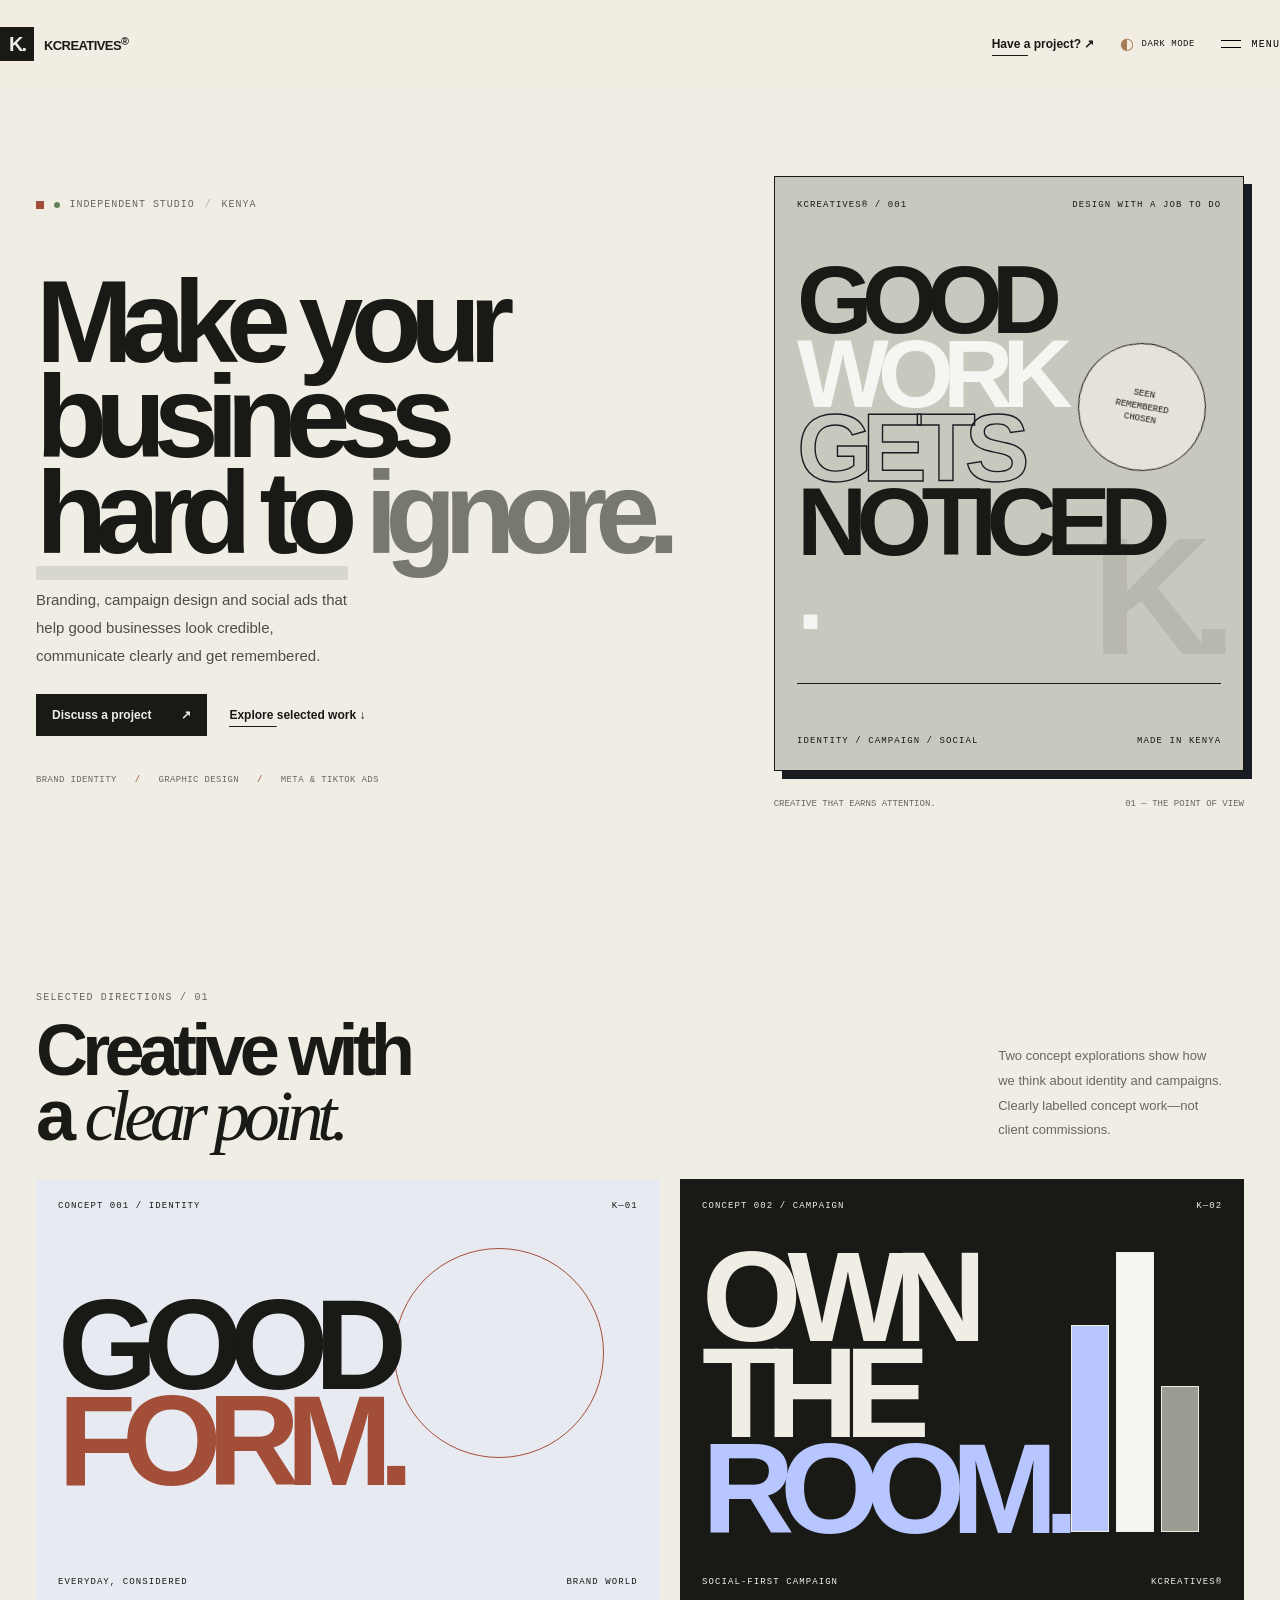
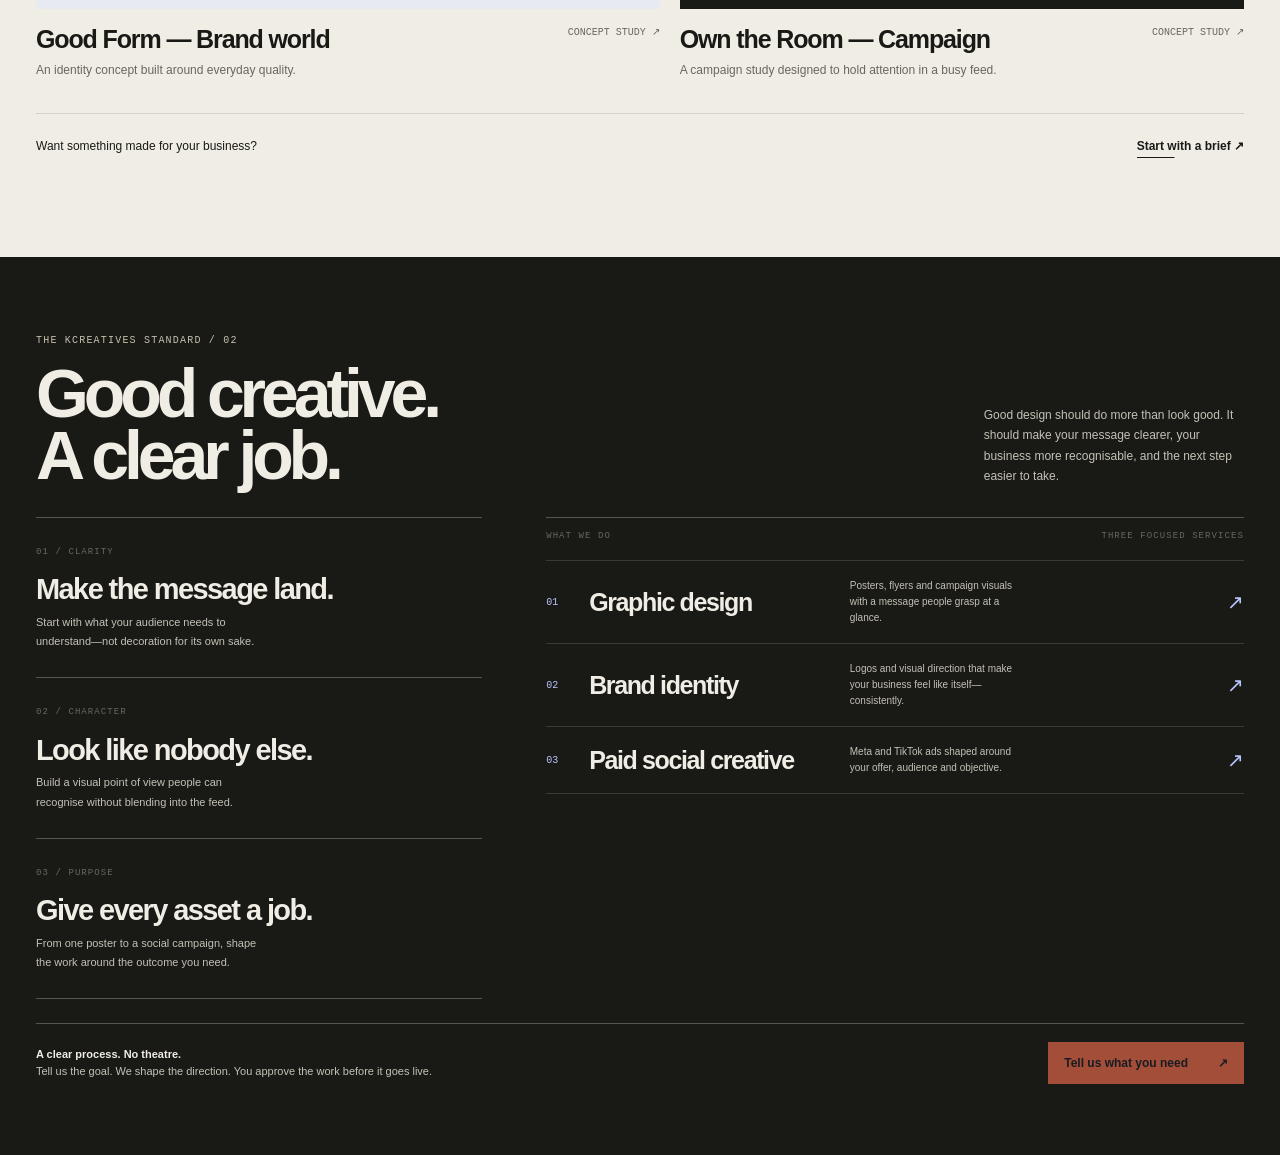
<file: index.html>
<!doctype html>
<html lang="en">
<head>
<meta charset="utf-8">
<meta name="viewport" content="width=device-width, initial-scale=1, viewport-fit=cover, interactive-widget=resize-content">
<meta name="theme-color" content="#f0ede5">
<meta name="description" content="Kcreatives is an independent creative studio in Kenya for brand identity, graphic design and Meta and TikTok campaign creative. Your Business. Seen. Remembered. Chosen.">
<meta property="og:title" content="Kcreatives® — Design with a job to do.">
<meta property="og:description" content="Graphic design, branding and paid social creative for businesses with something worth noticing.">
<meta property="og:type" content="website">
<title>Kcreatives® — Design with a job to do.</title>
<link rel="stylesheet" href="styles.css">
<script defer src="script.js"></script>
</head>
<body>
<header class="site-header wrap">
 <a class="wordmark" href="index.html" aria-label="Kcreatives home"><span class="mark">K.</span><span>KCREATIVES<sup>®</sup></span></a>
 <div class="header-right">
  <a class="header-cta" href="contact.html">Have a project? ↗</a>
  <button class="theme-toggle" type="button" aria-label="Switch to dark mode" aria-pressed="false"><span class="theme-symbol" aria-hidden="true">◐</span><span class="theme-label">Dark mode</span></button><button class="menu-toggle" aria-expanded="false" aria-controls="siteMenu" aria-label="Open navigation"><span class="menu-icon" aria-hidden="true"><i></i><i></i></span><span>Menu</span></button>
 </div>
</header>
<nav class="menu-panel" id="siteMenu" aria-label="Main navigation">
 <div class="nav-note">Kcreatives® / Navigate</div>
 <a href="index.html">Home ↗</a><a href="work.html">Selected work ↗</a><a href="services.html">What we do ↗</a><a href="studio.html">The studio ↗</a><a href="contact.html">Start a project ↗</a>
 <div class="menu-foot"><span>Independent creative studio · Kenya</span><span>Your Business. Seen. Remembered. Chosen.</span></div>
</nav>
<main>
<section class="home-hero wrap">
 <div class="home-copy">
  <div class="eyebrow status-badge"><span class="status-pulse" aria-hidden="true"></span> Independent studio <span class="status-divider">/</span> Kenya</div>
  <h1><span class="line">Make your</span><span class="line">business</span><span class="line"><span class="underlined">hard to</span> <span class="red">ignore.</span></span></h1>
  <p class="home-intro">Branding, campaign design and social ads that help good businesses look credible, communicate clearly and get remembered.</p>
  <div class="home-actions"><a class="button" href="contact.html">Discuss a project <span>↗</span></a><a class="text-link" href="#selected-work">Explore selected work ↓</a></div>
  <div class="hero-services"><span>Brand identity</span><span>Graphic design</span><span>Meta &amp; TikTok ads</span></div>
 </div>
 <div class="home-art-wrap">
  <div class="hero-poster" role="img" aria-label="Kcreatives campaign poster, with bold monochrome typography">
   <div class="poster-top"><span>Kcreatives® / 001</span><span>Design with a job to do</span></div>
   <div class="poster-seal">Seen<br>remembered<br>chosen</div>
   <div class="poster-title"><span>GOOD</span><span class="cream">WORK</span><span class="outline">GETS</span><span>NOTICED<span class="poster-period">.</span></span></div>
   <div class="poster-number">K.</div><div class="poster-rule"></div>
   <div class="poster-bottom"><span>Identity / Campaign / Social</span><span>Made in Kenya</span></div>
  </div>
  <div class="hero-caption"><span>Creative that earns attention.</span><span>01 — The point of view</span></div>
 </div>
</section>
<section class="featured-work section wrap" id="selected-work">
 <div class="featured-heading"><div><div class="kicker">Selected directions / 01</div><h2>Creative with<br>a <em class="editorial-italic">clear point.</em></h2></div><p>Two concept explorations show how we think about identity and campaigns. Clearly labelled concept work—not client commissions.</p></div>
 <div class="work-preview">
  <a class="work-card" href="work.html#good-form"><div class="artboard artboard-a"><div class="art-label"><span>Concept 001 / Identity</span><span>K—01</span></div><div class="art-circle"></div><div class="art-title">GOOD<br><span>FORM.</span></div><div class="art-label"><span>Everyday, considered</span><span>Brand world</span></div></div><div class="work-meta"><div><h3>Good Form — Brand world</h3><p>An identity concept built around everyday quality.</p></div><span class="work-type">Concept study ↗</span></div></a>
  <a class="work-card" href="work.html#own-room"><div class="artboard artboard-b"><div class="art-label"><span>Concept 002 / Campaign</span><span>K—02</span></div><div class="art-bars"><i></i><i></i><i></i></div><div class="art-title">OWN<br>THE<br><span>ROOM.</span></div><div class="art-label"><span>Social-first campaign</span><span>Kcreatives®</span></div></div><div class="work-meta"><div><h3>Own the Room — Campaign</h3><p>A campaign study designed to hold attention in a busy feed.</p></div><span class="work-type">Concept study ↗</span></div></a>
 </div>
 <div class="featured-link"><span>Want something made for your business?</span><a class="text-link" href="contact.html">Start with a brief ↗</a></div>
 </section>
<section class="home-second" id="approach-services">
 <div class="wrap">
  <div class="home-second-top"><div><div class="kicker">The Kcreatives standard / 02</div><h2>Good creative.<br>A clear job.</h2></div><p>Good design should do more than look good. It should make your message clearer, your business more recognisable, and the next step easier to take.</p></div>
  <div class="combined-grid">
   <div class="combined-principles">
    <article class="combined-principle"><span>01 / CLARITY</span><h3>Make the message land.</h3><p>Start with what your audience needs to understand—not decoration for its own sake.</p></article>
    <article class="combined-principle"><span>02 / CHARACTER</span><h3>Look like nobody else.</h3><p>Build a visual point of view people can recognise without blending into the feed.</p></article>
    <article class="combined-principle"><span>03 / PURPOSE</span><h3>Give every asset a job.</h3><p>From one poster to a social campaign, shape the work around the outcome you need.</p></article>
   </div>
   <div class="combined-services">
    <div class="combined-services-heading"><span>WHAT WE DO</span><span>THREE FOCUSED SERVICES</span></div>
    <a class="home-service" href="services.html#graphic-design"><span class="num">01</span><h3>Graphic design</h3><p>Posters, flyers and campaign visuals with a message people grasp at a glance.</p><span class="arrow">↗</span></a>
    <a class="home-service" href="services.html#branding"><span class="num">02</span><h3>Brand identity</h3><p>Logos and visual direction that make your business feel like itself—consistently.</p><span class="arrow">↗</span></a>
    <a class="home-service" href="services.html#paid-social"><span class="num">03</span><h3>Paid social creative</h3><p>Meta and TikTok ads shaped around your offer, audience and objective.</p><span class="arrow">↗</span></a>
   </div>
  </div>
  <div class="home-lastline"><p><strong>A clear process. No theatre.</strong><br>Tell us the goal. We shape the direction. You approve the work before it goes live.</p><a class="button button-lime" href="contact.html">Tell us what you need <span>↗</span></a></div>
 </div>
 <footer class="home-footer wrap"><span>© <span data-year></span> Kcreatives®</span><div class="footer-links"><a href="work.html">Work</a><a href="services.html">Services</a><a href="studio.html">Studio</a><a href="contact.html">Contact</a></div><span>Design. Strategy. Growth.</span></footer>
</section>
</main>
</body>
</html>
</file>
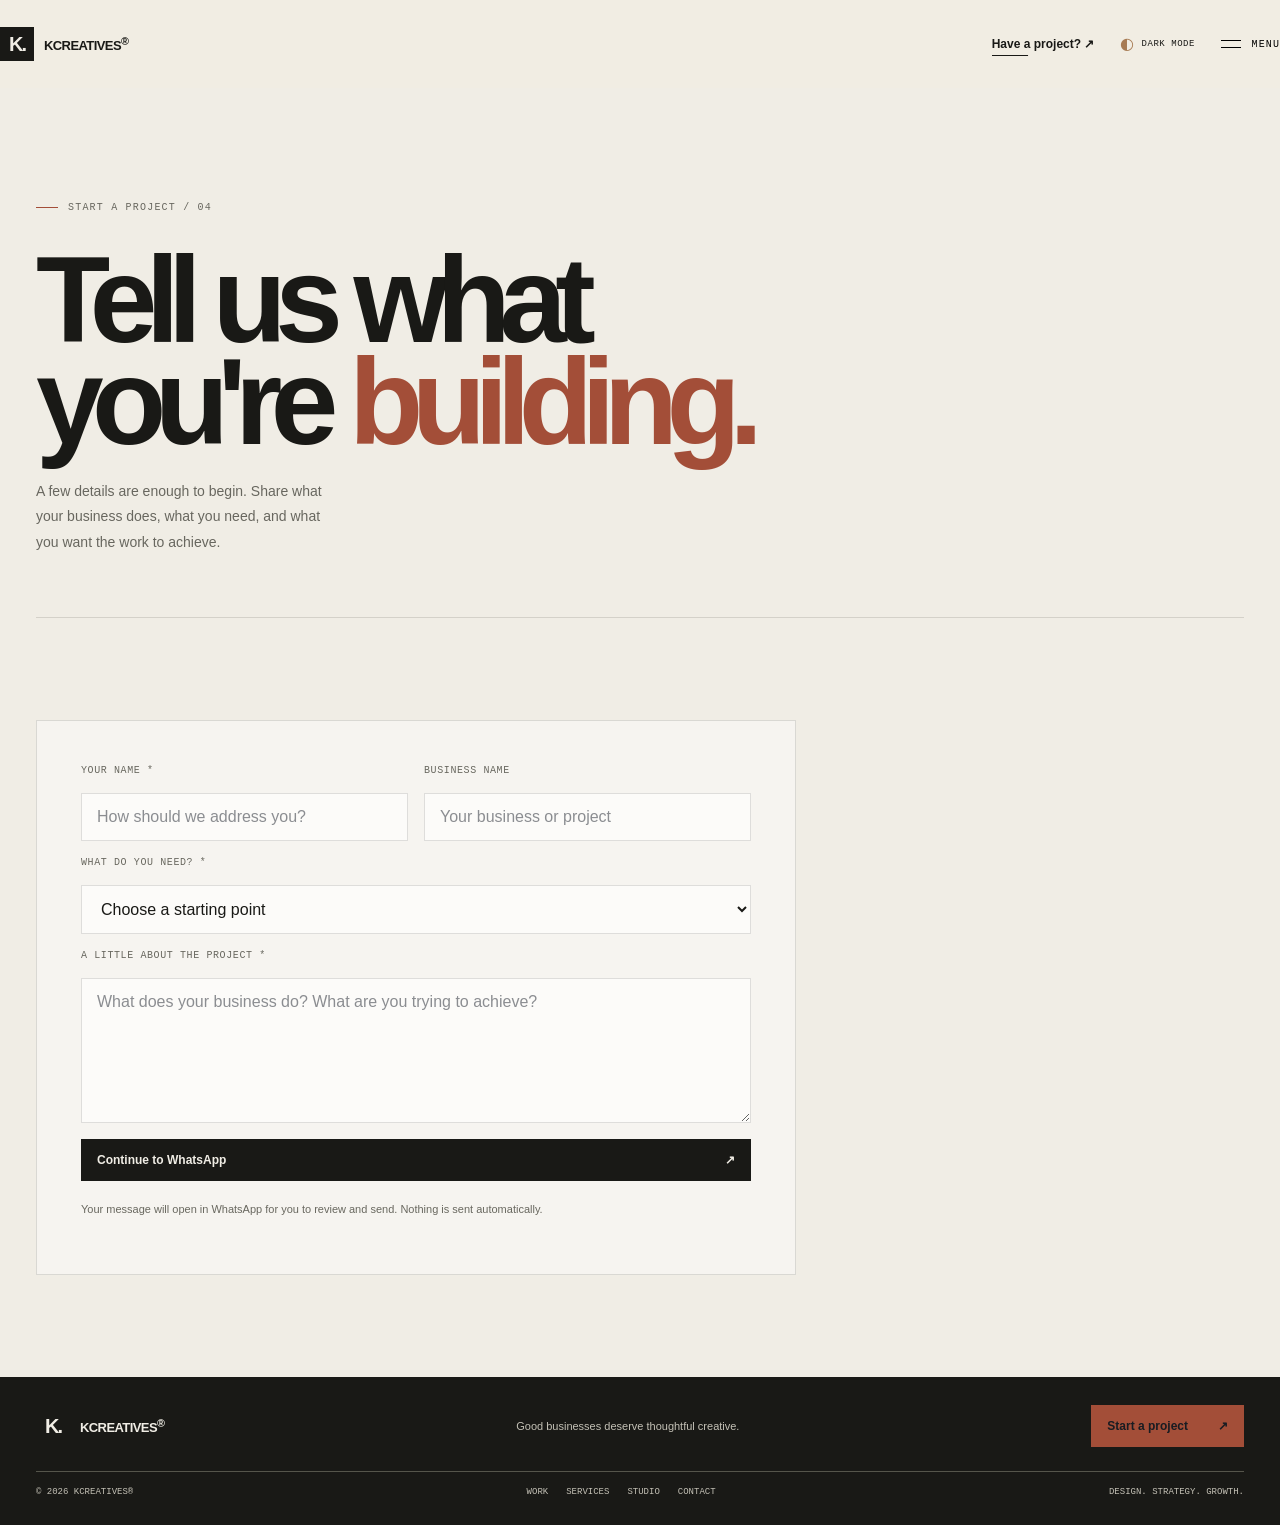
<file: contact.html>
<!doctype html><html lang="en"><head><meta charset="utf-8"><meta name="viewport" content="width=device-width, initial-scale=1, viewport-fit=cover, interactive-widget=resize-content"><meta name="theme-color" content="#f0ede5"><meta name="description" content="Tell Kcreatives about your business, the creative work you need and what you want it to achieve."><meta property="og:title" content="Kcreatives — Seen. Remembered. Chosen."><meta property="og:description" content="Graphic design, branding and paid social creative for businesses with something worth noticing."><meta property="og:type" content="website"><title>Start a project — Kcreatives®</title><link rel="stylesheet" href="styles.css"><script defer src="script.js"></script></head><body><header class="site-header wrap"><a class="wordmark" href="index.html" aria-label="Kcreatives home"><span class="mark">K.</span><span>KCREATIVES<sup>®</sup></span></a><div class="header-right"><a class="header-cta" href="contact.html">Have a project? ↗</a><button class="theme-toggle" type="button" aria-label="Switch to dark mode" aria-pressed="false"><span class="theme-symbol" aria-hidden="true">◐</span><span class="theme-label">Dark mode</span></button><button class="menu-toggle" aria-expanded="false" aria-controls="siteMenu" aria-label="Open navigation"><span class="menu-icon" aria-hidden="true"><i></i><i></i></span><span>Menu</span></button></div></header><nav class="menu-panel" id="siteMenu" aria-label="Main navigation"><div class="nav-note">Kcreatives® / Navigate</div><a href="index.html">Home ↗</a><a href="work.html">Selected work ↗</a><a href="services.html">What we do ↗</a><a href="studio.html">The studio ↗</a><a href="contact.html">Start a project ↗</a><div class="menu-foot"><span>Independent creative studio · Kenya</span><span>Your Business. Seen. Remembered. Chosen.</span></div></nav><main><section class="page-hero wrap"><div class="kicker">Start a project / 04</div><h1>Tell us what<br>you're <em>building.</em></h1><p>A few details are enough to begin. Share what your business does, what you need, and what you want the work to achieve.</p></section><section class="section wrap"><form class="brief-form" id="briefForm"><div class="field"><label for="name">Your name *</label><input id="name" name="name" required autocomplete="name" placeholder="How should we address you?"></div><div class="field"><label for="business">Business name</label><input id="business" name="business" autocomplete="organization" placeholder="Your business or project"></div><div class="field full"><label for="service">What do you need? *</label><select id="service" name="service" required><option value="">Choose a starting point</option><option value="poster-design">Poster or flyer design</option><option value="social-pack">Social media pack</option><option value="logo-design">Logo design</option><option value="brand-starter">Brand starter</option><option value="brand-identity">Brand identity</option><option value="campaign-design">Campaign design</option><option value="ad-creative">Meta / TikTok ad creative</option><option value="other">Something else / not sure yet</option></select></div><div class="field full"><label for="details">A little about the project *</label><textarea id="details" name="details" required placeholder="What does your business do? What are you trying to achieve?"></textarea></div><div class="field full"><button class="button" type="submit">Continue to WhatsApp <span>↗</span></button><p class="feedback" id="briefFeedback" aria-live="polite">Your message will open in WhatsApp for you to review and send. Nothing is sent automatically.</p><textarea id="briefOutput" hidden aria-label="Copyable project brief"></textarea></div></form></section></main><footer class="site-footer"><div class="wrap"><div class="footer-top"><a class="wordmark" href="index.html"><span class="mark">K.</span><span>KCREATIVES<sup>®</sup></span></a><div class="footer-tag">Good businesses deserve thoughtful creative.</div><a class="button button-lime" href="contact.html">Start a project <span>↗</span></a></div><div class="footer-bottom"><span>© <span data-year></span> Kcreatives®</span><div class="footer-links"><a href="work.html">Work</a><a href="services.html">Services</a><a href="studio.html">Studio</a><a href="contact.html">Contact</a></div><span>Design. Strategy. Growth.</span></div></div></footer></body></html>
</file>
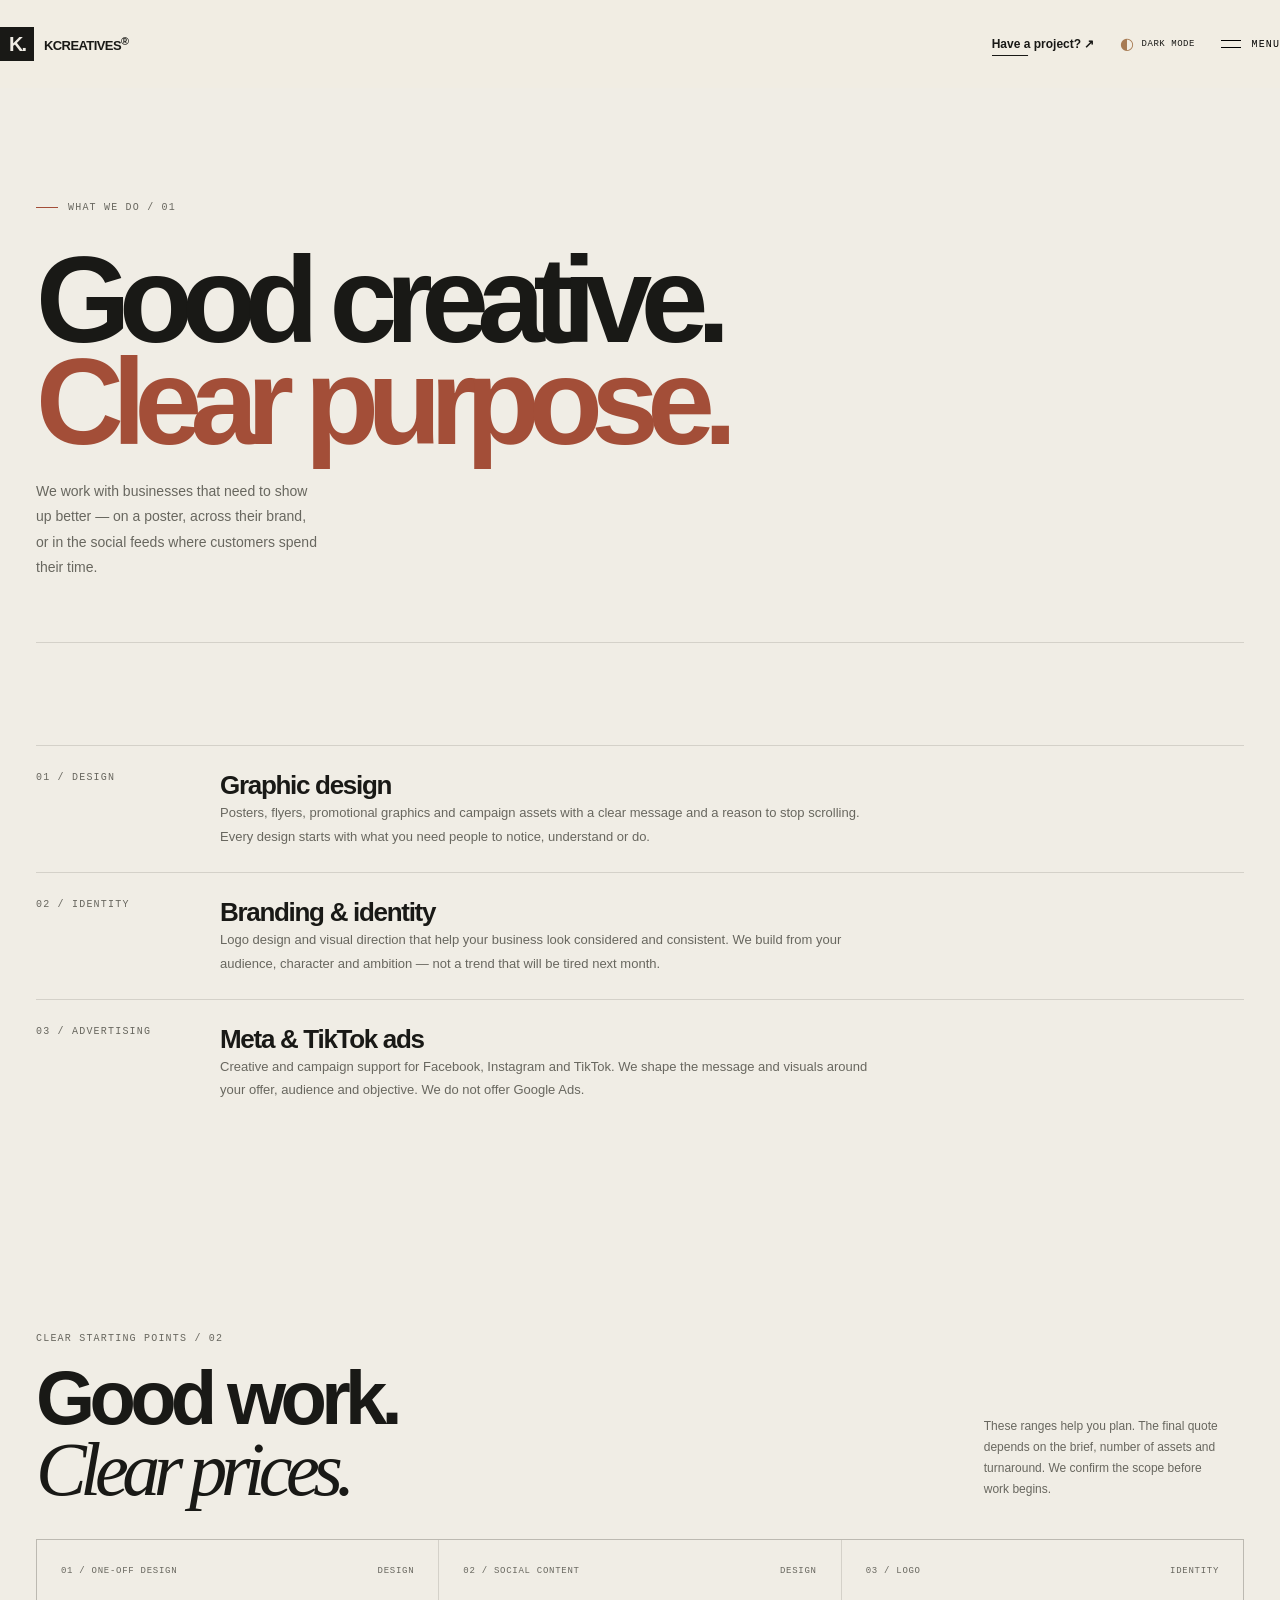
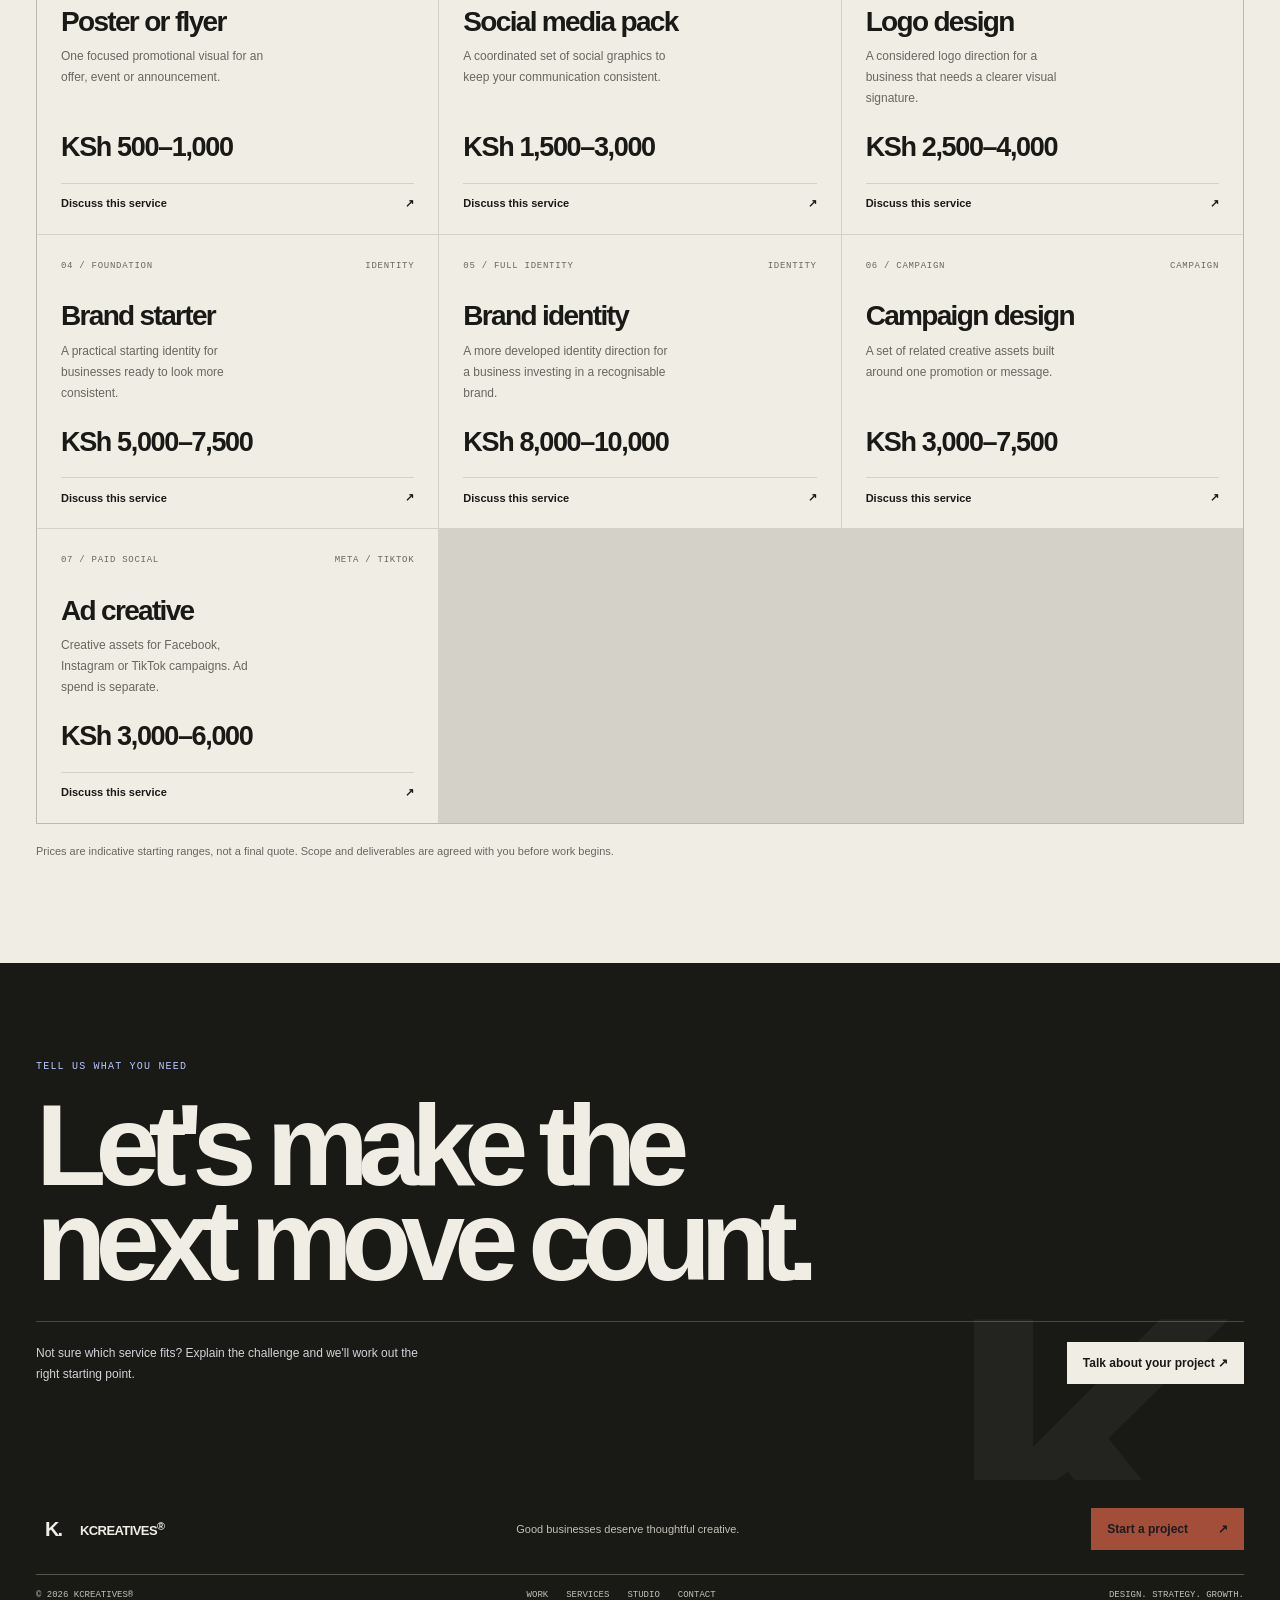
<file: services.html>
<!doctype html><html lang="en"><head><meta charset="utf-8"><meta name="viewport" content="width=device-width, initial-scale=1, viewport-fit=cover, interactive-widget=resize-content"><meta name="theme-color" content="#f0ede5"><meta name="description" content="Graphic design, branding and paid social creative for businesses that want to be recognised and remembered."><meta property="og:title" content="Kcreatives — Seen. Remembered. Chosen."><meta property="og:description" content="Graphic design, branding and paid social creative for businesses with something worth noticing."><meta property="og:type" content="website"><title>Services — Kcreatives®</title><link rel="stylesheet" href="styles.css"><script defer src="script.js"></script></head><body><header class="site-header wrap"><a class="wordmark" href="index.html" aria-label="Kcreatives home"><span class="mark">K.</span><span>KCREATIVES<sup>®</sup></span></a><div class="header-right"><a class="header-cta" href="contact.html">Have a project? ↗</a><button class="theme-toggle" type="button" aria-label="Switch to dark mode" aria-pressed="false"><span class="theme-symbol" aria-hidden="true">◐</span><span class="theme-label">Dark mode</span></button><button class="menu-toggle" aria-expanded="false" aria-controls="siteMenu" aria-label="Open navigation"><span class="menu-icon" aria-hidden="true"><i></i><i></i></span><span>Menu</span></button></div></header><nav class="menu-panel" id="siteMenu" aria-label="Main navigation"><div class="nav-note">Kcreatives® / Navigate</div><a href="index.html">Home ↗</a><a href="work.html">Selected work ↗</a><a href="services.html">What we do ↗</a><a href="studio.html">The studio ↗</a><a href="contact.html">Start a project ↗</a><div class="menu-foot"><span>Independent creative studio · Kenya</span><span>Your Business. Seen. Remembered. Chosen.</span></div></nav><main><section class="page-hero wrap"><div class="kicker">What we do / 01</div><h1>Good creative.<br><em>Clear purpose.</em></h1><p>We work with businesses that need to show up better — on a poster, across their brand, or in the social feeds where customers spend their time.</p></section><section class="section wrap"><div class="info-row"><div class="kicker">01 / Design</div><div><h3>Graphic design</h3><p>Posters, flyers, promotional graphics and campaign assets with a clear message and a reason to stop scrolling. Every design starts with what you need people to notice, understand or do.</p></div></div><div class="info-row"><div class="kicker">02 / Identity</div><div><h3>Branding & identity</h3><p>Logo design and visual direction that help your business look considered and consistent. We build from your audience, character and ambition — not a trend that will be tired next month.</p></div></div><div class="info-row"><div class="kicker">03 / Advertising</div><div><h3>Meta & TikTok ads</h3><p>Creative and campaign support for Facebook, Instagram and TikTok. We shape the message and visuals around your offer, audience and objective. We do not offer Google Ads.</p></div></div></section><section class="pricing-section section wrap" id="packages"><div class="pricing-heading"><div><div class="kicker">Clear starting points / 02</div><h2 class="section-title">Good work.<br><em class="editorial-italic">Clear prices.</em></h2></div><p class="section-intro">These ranges help you plan. The final quote depends on the brief, number of assets and turnaround. We confirm the scope before work begins.</p></div><div class="package-grid">
<article class="package-card"><div class="package-top"><span>01 / One-off design</span><span>DESIGN</span></div><h3>Poster or flyer</h3><p>One focused promotional visual for an offer, event or announcement.</p><div class="package-price">KSh 500–1,000</div><a class="package-link" href="contact.html?service=poster-design">Discuss this service <span>↗</span></a></article>
<article class="package-card"><div class="package-top"><span>02 / Social content</span><span>DESIGN</span></div><h3>Social media pack</h3><p>A coordinated set of social graphics to keep your communication consistent.</p><div class="package-price">KSh 1,500–3,000</div><a class="package-link" href="contact.html?service=social-pack">Discuss this service <span>↗</span></a></article>
<article class="package-card"><div class="package-top"><span>03 / Logo</span><span>IDENTITY</span></div><h3>Logo design</h3><p>A considered logo direction for a business that needs a clearer visual signature.</p><div class="package-price">KSh 2,500–4,000</div><a class="package-link" href="contact.html?service=logo-design">Discuss this service <span>↗</span></a></article>
<article class="package-card"><div class="package-top"><span>04 / Foundation</span><span>IDENTITY</span></div><h3>Brand starter</h3><p>A practical starting identity for businesses ready to look more consistent.</p><div class="package-price">KSh 5,000–7,500</div><a class="package-link" href="contact.html?service=brand-starter">Discuss this service <span>↗</span></a></article>
<article class="package-card"><div class="package-top"><span>05 / Full identity</span><span>IDENTITY</span></div><h3>Brand identity</h3><p>A more developed identity direction for a business investing in a recognisable brand.</p><div class="package-price">KSh 8,000–10,000</div><a class="package-link" href="contact.html?service=brand-identity">Discuss this service <span>↗</span></a></article>
<article class="package-card"><div class="package-top"><span>06 / Campaign</span><span>CAMPAIGN</span></div><h3>Campaign design</h3><p>A set of related creative assets built around one promotion or message.</p><div class="package-price">KSh 3,000–7,500</div><a class="package-link" href="contact.html?service=campaign-design">Discuss this service <span>↗</span></a></article>
<article class="package-card"><div class="package-top"><span>07 / Paid social</span><span>META / TIKTOK</span></div><h3>Ad creative</h3><p>Creative assets for Facebook, Instagram or TikTok campaigns. Ad spend is separate.</p><div class="package-price">KSh 3,000–6,000</div><a class="package-link" href="contact.html?service=ad-creative">Discuss this service <span>↗</span></a></article>
</div><p class="pricing-note">Prices are indicative starting ranges, not a final quote. Scope and deliverables are agreed with you before work begins.</p></section><section class="contact-band"><div class="wrap"><div class="kicker">Tell us what you need</div><h2>Let's make the<br>next move count.</h2><div class="contact-bottom"><p>Not sure which service fits? Explain the challenge and we'll work out the right starting point.</p><a class="button" href="contact.html">Talk about your project ↗</a></div></div></section></main><footer class="site-footer"><div class="wrap"><div class="footer-top"><a class="wordmark" href="index.html"><span class="mark">K.</span><span>KCREATIVES<sup>®</sup></span></a><div class="footer-tag">Good businesses deserve thoughtful creative.</div><a class="button button-lime" href="contact.html">Start a project <span>↗</span></a></div><div class="footer-bottom"><span>© <span data-year></span> Kcreatives®</span><div class="footer-links"><a href="work.html">Work</a><a href="services.html">Services</a><a href="studio.html">Studio</a><a href="contact.html">Contact</a></div><span>Design. Strategy. Growth.</span></div></div></footer></body></html>
</file>
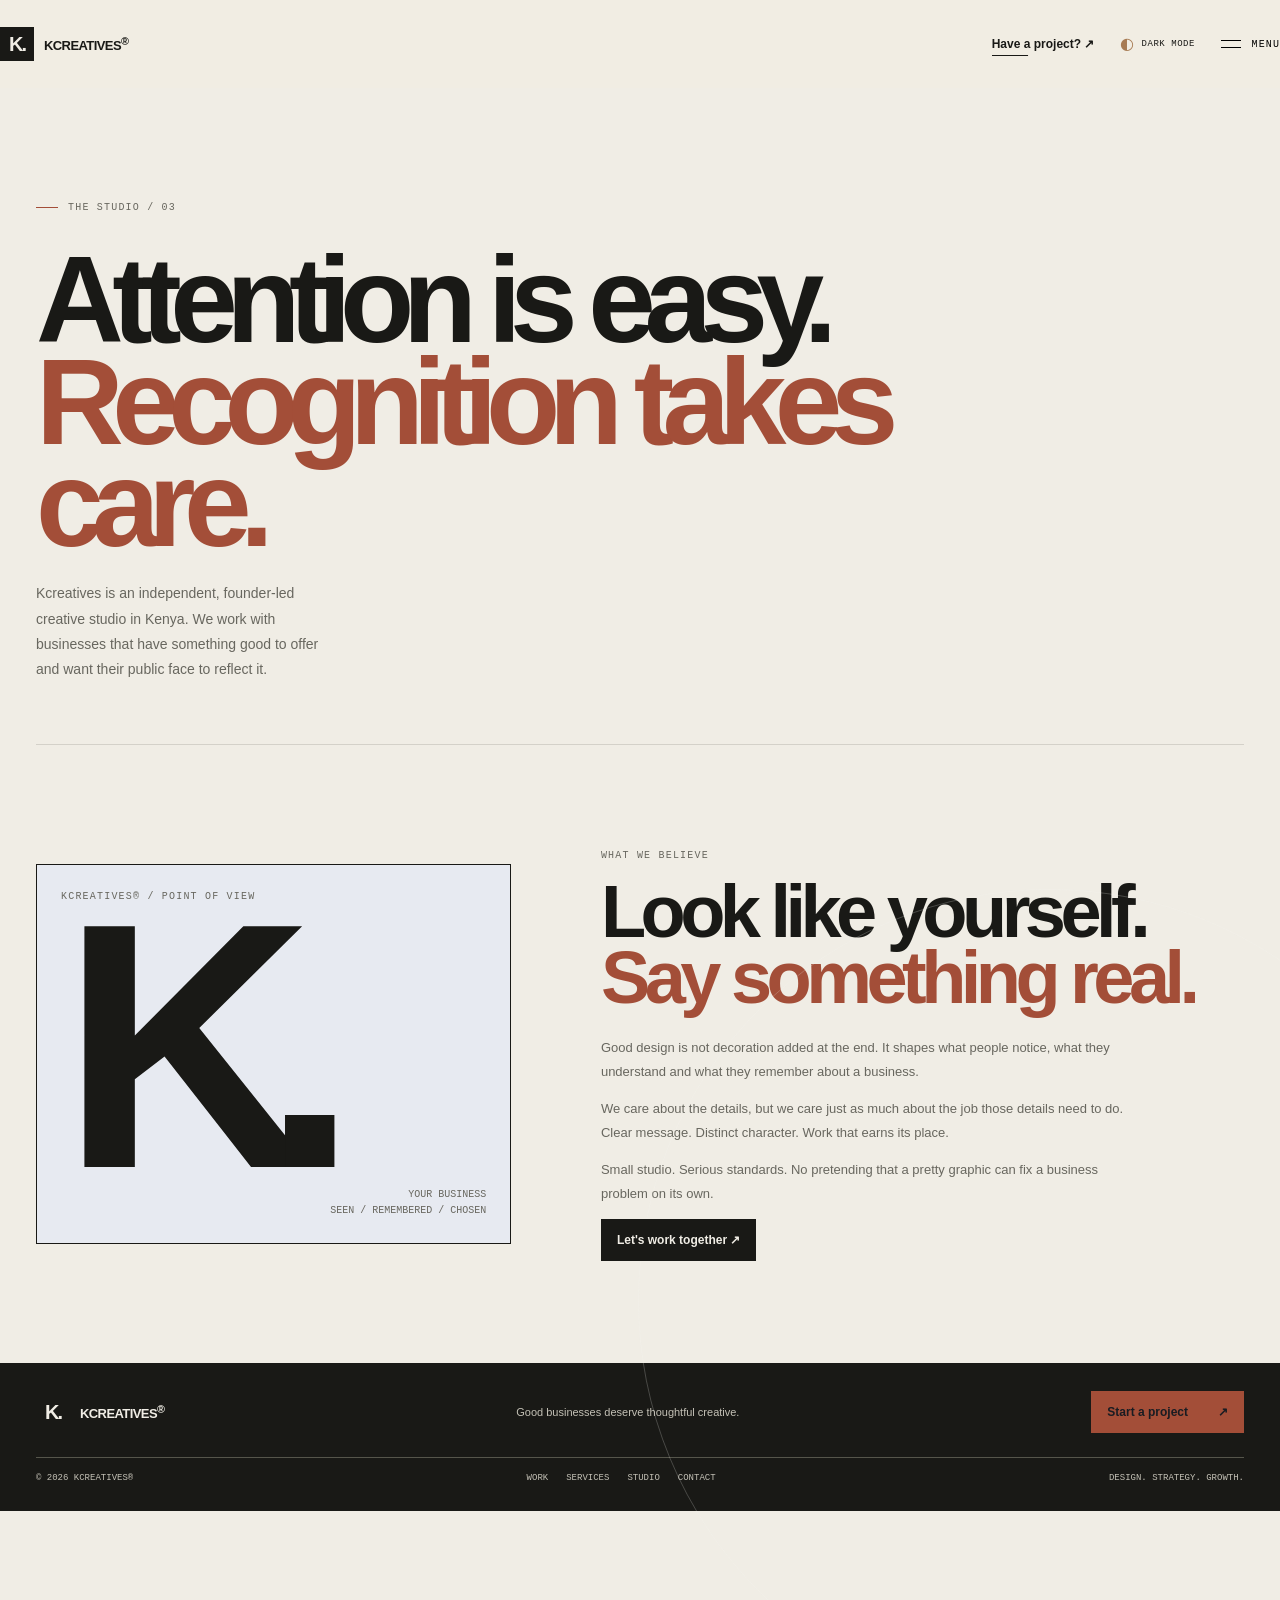
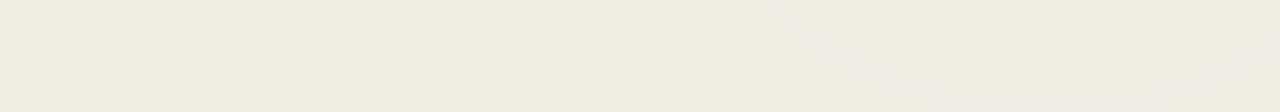
<file: studio.html>
<!doctype html><html lang="en"><head><meta charset="utf-8"><meta name="viewport" content="width=device-width, initial-scale=1, viewport-fit=cover, interactive-widget=resize-content"><meta name="theme-color" content="#f0ede5"><meta name="description" content="Meet Kcreatives, an independent creative studio in Kenya focused on useful design and distinctive brand character."><meta property="og:title" content="Kcreatives — Seen. Remembered. Chosen."><meta property="og:description" content="Graphic design, branding and paid social creative for businesses with something worth noticing."><meta property="og:type" content="website"><title>The studio — Kcreatives®</title><link rel="stylesheet" href="styles.css"><script defer src="script.js"></script></head><body><header class="site-header wrap"><a class="wordmark" href="index.html" aria-label="Kcreatives home"><span class="mark">K.</span><span>KCREATIVES<sup>®</sup></span></a><div class="header-right"><a class="header-cta" href="contact.html">Have a project? ↗</a><button class="theme-toggle" type="button" aria-label="Switch to dark mode" aria-pressed="false"><span class="theme-symbol" aria-hidden="true">◐</span><span class="theme-label">Dark mode</span></button><button class="menu-toggle" aria-expanded="false" aria-controls="siteMenu" aria-label="Open navigation"><span class="menu-icon" aria-hidden="true"><i></i><i></i></span><span>Menu</span></button></div></header><nav class="menu-panel" id="siteMenu" aria-label="Main navigation"><div class="nav-note">Kcreatives® / Navigate</div><a href="index.html">Home ↗</a><a href="work.html">Selected work ↗</a><a href="services.html">What we do ↗</a><a href="studio.html">The studio ↗</a><a href="contact.html">Start a project ↗</a><div class="menu-foot"><span>Independent creative studio · Kenya</span><span>Your Business. Seen. Remembered. Chosen.</span></div></nav><main><section class="page-hero wrap"><div class="kicker">The studio / 03</div><h1>Attention is easy.<br><em>Recognition takes care.</em></h1><p>Kcreatives is an independent, founder-led creative studio in Kenya. We work with businesses that have something good to offer and want their public face to reflect it.</p></section><section class="section wrap"><div class="studio-panel"><div class="studio-art"><div class="kicker">Kcreatives® / Point of view</div><div class="big-k">K.</div><div class="stamp">Your business<br>Seen / Remembered / Chosen</div></div><div class="studio-copy"><div class="kicker">What we believe</div><h2>Look like yourself.<br><em>Say something real.</em></h2><p>Good design is not decoration added at the end. It shapes what people notice, what they understand and what they remember about a business.</p><p>We care about the details, but we care just as much about the job those details need to do. Clear message. Distinct character. Work that earns its place.</p><p>Small studio. Serious standards. No pretending that a pretty graphic can fix a business problem on its own.</p><a class="button" href="contact.html">Let's work together ↗</a></div></div></section></main><footer class="site-footer"><div class="wrap"><div class="footer-top"><a class="wordmark" href="index.html"><span class="mark">K.</span><span>KCREATIVES<sup>®</sup></span></a><div class="footer-tag">Good businesses deserve thoughtful creative.</div><a class="button button-lime" href="contact.html">Start a project <span>↗</span></a></div><div class="footer-bottom"><span>© <span data-year></span> Kcreatives®</span><div class="footer-links"><a href="work.html">Work</a><a href="services.html">Services</a><a href="studio.html">Studio</a><a href="contact.html">Contact</a></div><span>Design. Strategy. Growth.</span></div></div></footer></body></html>
</file>
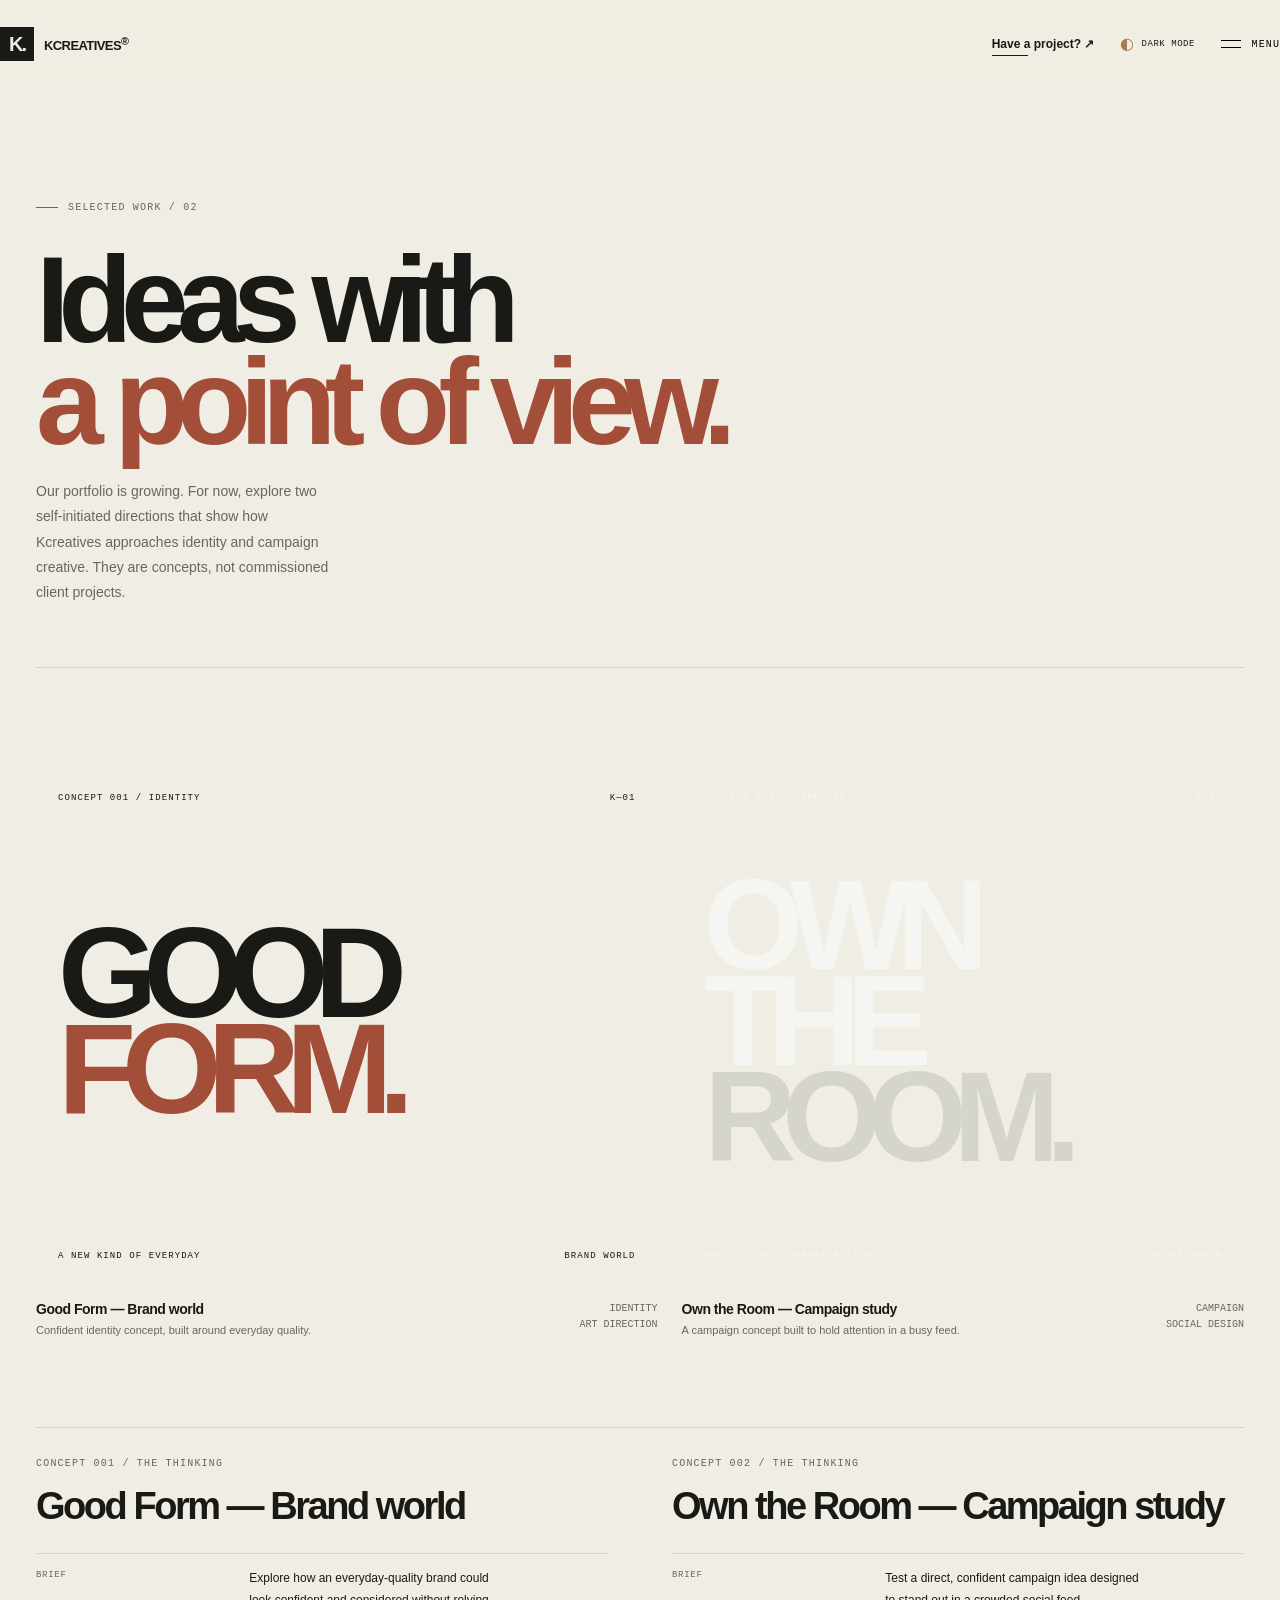
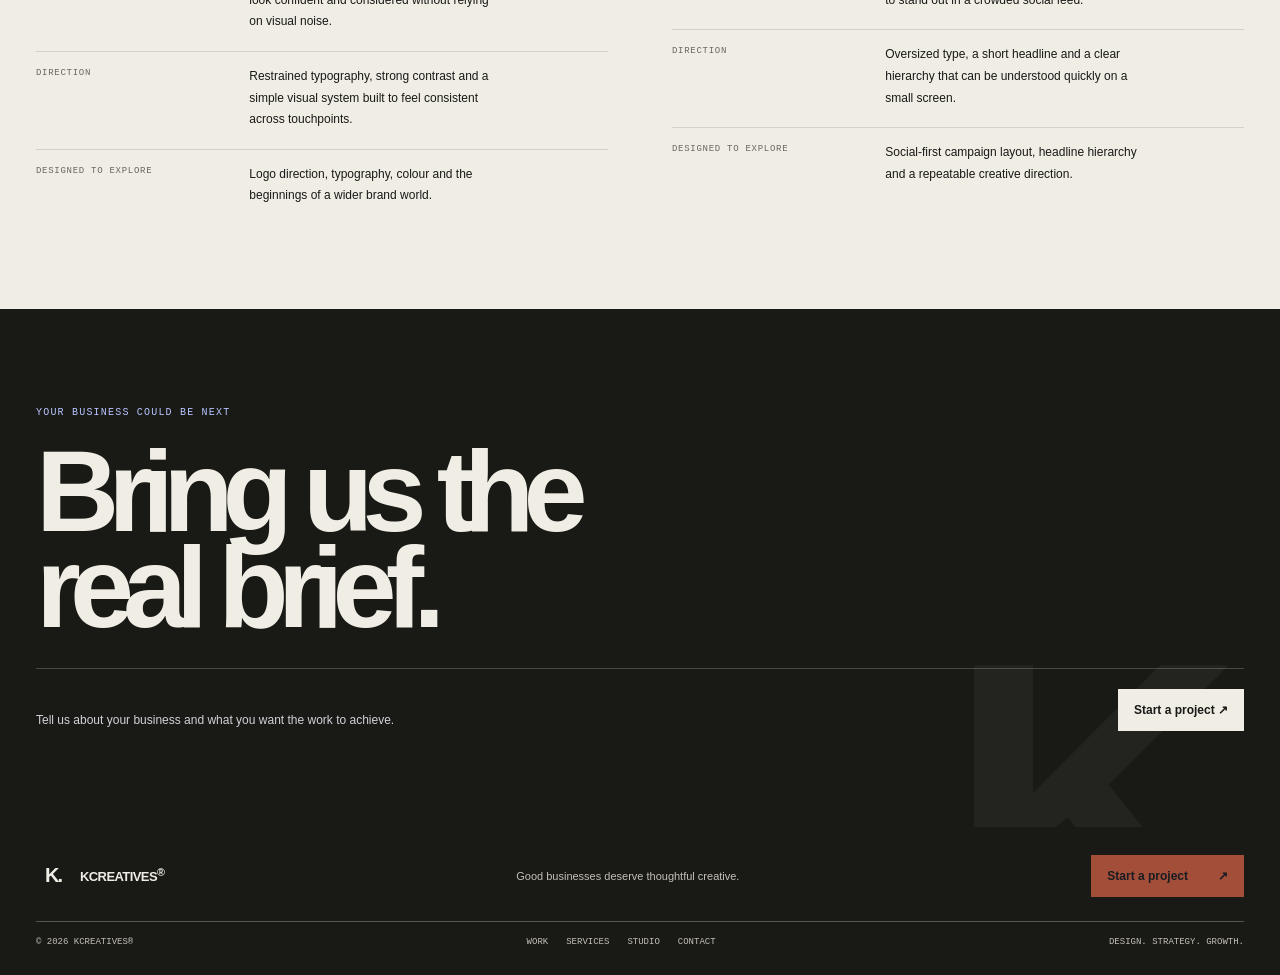
<file: work.html>
<!doctype html><html lang="en"><head><meta charset="utf-8"><meta name="viewport" content="width=device-width, initial-scale=1, viewport-fit=cover, interactive-widget=resize-content"><meta name="theme-color" content="#f0ede5"><meta name="description" content="Explore Kcreatives concept explorations in brand identity and campaign design. Concept work is clearly labelled."><meta property="og:title" content="Kcreatives — Seen. Remembered. Chosen."><meta property="og:description" content="Graphic design, branding and paid social creative for businesses with something worth noticing."><meta property="og:type" content="website"><title>Selected work — Kcreatives®</title><link rel="stylesheet" href="styles.css"><script defer src="script.js"></script></head><body><header class="site-header wrap"><a class="wordmark" href="index.html" aria-label="Kcreatives home"><span class="mark">K.</span><span>KCREATIVES<sup>®</sup></span></a><div class="header-right"><a class="header-cta" href="contact.html">Have a project? ↗</a><button class="theme-toggle" type="button" aria-label="Switch to dark mode" aria-pressed="false"><span class="theme-symbol" aria-hidden="true">◐</span><span class="theme-label">Dark mode</span></button><button class="menu-toggle" aria-expanded="false" aria-controls="siteMenu" aria-label="Open navigation"><span class="menu-icon" aria-hidden="true"><i></i><i></i></span><span>Menu</span></button></div></header><nav class="menu-panel" id="siteMenu" aria-label="Main navigation"><div class="nav-note">Kcreatives® / Navigate</div><a href="index.html">Home ↗</a><a href="work.html">Selected work ↗</a><a href="services.html">What we do ↗</a><a href="studio.html">The studio ↗</a><a href="contact.html">Start a project ↗</a><div class="menu-foot"><span>Independent creative studio · Kenya</span><span>Your Business. Seen. Remembered. Chosen.</span></div></nav><main><section class="page-hero wrap"><div class="kicker">Selected work / 02</div><h1>Ideas with<br><em>a point of view.</em></h1><p>Our portfolio is growing. For now, explore two self-initiated directions that show how Kcreatives approaches identity and campaign creative. They are concepts, not commissioned client projects.</p></section><section class="section wrap"><div class="work-preview"><article class="work-card"><div class="artboard artboard-a"><div class="art-label"><span>Concept 001 / Identity</span><span>K—01</span></div><div class="art-circle"></div><div class="art-title">GOOD<br><span>FORM.</span></div><div class="art-label"><span>A new kind of everyday</span><span>Brand world</span></div></div><div class="work-meta"><div><h3>Good Form — Brand world</h3><p>Confident identity concept, built around everyday quality.</p></div><div class="work-type">Identity<br>Art direction</div></div></article><article class="work-card"><div class="artboard artboard-b"><div class="art-label"><span>Concept 002 / Campaign</span><span>K—02</span></div><div class="art-bars"><i></i><i></i><i></i></div><div class="art-title">OWN<br>THE<br><span>ROOM.</span></div><div class="art-label"><span>Social-first campaign study</span><span>Kcreatives®</span></div></div><div class="work-meta"><div><h3>Own the Room — Campaign study</h3><p>A campaign concept built to hold attention in a busy feed.</p></div><div class="work-type">Campaign<br>Social design</div></div></article></div><div class="case-notes"><article class="case-note"><div class="kicker">Concept 001 / The thinking</div><h3>Good Form — Brand world</h3><div class="case-note-grid"><div><span>Brief</span><p>Explore how an everyday-quality brand could look confident and considered without relying on visual noise.</p></div><div><span>Direction</span><p>Restrained typography, strong contrast and a simple visual system built to feel consistent across touchpoints.</p></div><div><span>Designed to explore</span><p>Logo direction, typography, colour and the beginnings of a wider brand world.</p></div></div></article><article class="case-note"><div class="kicker">Concept 002 / The thinking</div><h3>Own the Room — Campaign study</h3><div class="case-note-grid"><div><span>Brief</span><p>Test a direct, confident campaign idea designed to stand out in a crowded social feed.</p></div><div><span>Direction</span><p>Oversized type, a short headline and a clear hierarchy that can be understood quickly on a small screen.</p></div><div><span>Designed to explore</span><p>Social-first campaign layout, headline hierarchy and a repeatable creative direction.</p></div></div></article></div></section><section class="contact-band"><div class="wrap"><div class="kicker">Your business could be next</div><h2>Bring us the<br>real brief.</h2><div class="contact-bottom"><p>Tell us about your business and what you want the work to achieve.</p><a class="button" href="contact.html">Start a project ↗</a></div></div></section></main><footer class="site-footer"><div class="wrap"><div class="footer-top"><a class="wordmark" href="index.html"><span class="mark">K.</span><span>KCREATIVES<sup>®</sup></span></a><div class="footer-tag">Good businesses deserve thoughtful creative.</div><a class="button button-lime" href="contact.html">Start a project <span>↗</span></a></div><div class="footer-bottom"><span>© <span data-year></span> Kcreatives®</span><div class="footer-links"><a href="work.html">Work</a><a href="services.html">Services</a><a href="studio.html">Studio</a><a href="contact.html">Contact</a></div><span>Design. Strategy. Growth.</span></div></div></footer></body></html>
</file>
<file: styles.css>
:root{--paper:#f5f5f2;--ink:#191c22;--muted:#676d76;--line:rgba(25,28,34,.16);--red:#b9b8af;--blue:#b9b8af;--lime:#e5e8ee;--white:#ffffff;--mono:'DM Mono',monospace;--display:'Space Grotesk',sans-serif;--body:'Manrope',Arial,sans-serif;--wrap:min(1320px,calc(100% - 72px));--ease:cubic-bezier(.2,.8,.2,1)}
*{box-sizing:border-box}html{scroll-behavior:smooth;scroll-padding-top:88px;background:var(--paper)}body{margin:0;background:var(--paper);color:var(--ink);font-family:var(--body);-webkit-font-smoothing:antialiased}body.menu-open{overflow:hidden}a{color:inherit;text-decoration:none}button,input,textarea,select{font:inherit}button,a{-webkit-tap-highlight-color:transparent}.wrap{width:var(--wrap);margin-inline:auto}.mono,.eyebrow,.kicker,.meta,.nav-note,.hero-index{font:500 10px/1.5 var(--mono);letter-spacing:.075em;text-transform:uppercase}.site-header{height:76px;display:flex;align-items:center;justify-content:space-between;border-bottom:1px solid var(--line);position:relative;z-index:40}.wordmark{display:flex;align-items:center;gap:10px;font:700 13px var(--body);letter-spacing:-.045em}.mark{width:34px;height:34px;display:grid;place-items:center;background:var(--red);font:700 20px var(--display);letter-spacing:-.1em}.header-right{display:flex;align-items:center;gap:26px}.header-cta{font-size:12px;font-weight:800;border-bottom:1px solid var(--ink);padding:8px 0}.menu-toggle{display:flex;align-items:center;gap:12px;background:transparent;border:1px solid var(--ink);padding:10px 12px;min-height:40px;cursor:pointer;font:500 10px var(--mono);text-transform:uppercase}.menu-icon{width:17px;display:grid;gap:5px}.menu-icon i{display:block;height:1px;width:17px;background:currentColor;transition:transform .22s}.menu-open .menu-icon i:first-child{transform:translateY(3px) rotate(45deg)}.menu-open .menu-icon i:last-child{transform:translateY(-3px) rotate(-45deg)}.menu-panel{position:fixed;inset:0;z-index:35;background:var(--lime);display:flex;flex-direction:column;justify-content:center;padding:90px max(36px,calc((100vw - 1320px)/2));visibility:hidden;opacity:0;pointer-events:none;transition:opacity .24s,visibility .24s}.menu-open .menu-panel{visibility:visible;opacity:1;pointer-events:auto}.menu-panel .nav-note{margin-bottom:28px;color:#55583b}.menu-panel>a{font:600 clamp(38px,7.6vw,88px)/.99 var(--display);letter-spacing:-.075em;width:max-content;max-width:100%;transition:transform .2s,color .2s}.menu-panel>a:hover{transform:translateX(9px);color:var(--red)}.menu-panel .menu-foot{max-width:700px;display:flex;justify-content:space-between;gap:20px;border-top:1px solid var(--line);margin-top:38px;padding-top:14px;color:#55583b;font:10px var(--mono);text-transform:uppercase}
.button{display:inline-flex;align-items:center;justify-content:space-between;gap:30px;padding:14px 16px;background:var(--ink);color:var(--paper);border:1px solid var(--ink);font-size:12px;font-weight:800;transition:background .18s,color .18s,transform .18s}.button:hover{background:var(--red);border-color:var(--red);color:var(--ink);transform:translateY(-2px)}.button-light{background:transparent;color:var(--ink)}.button-lime{background:var(--lime);border-color:var(--lime);color:var(--ink)}.button-red{background:var(--red);border-color:var(--red);color:var(--ink)}
/* Homepage: two deliberate acts, no filler sections. */
.home-hero{min-height:calc(100svh - 76px);display:grid;grid-template-columns:minmax(0,1.06fr) minmax(330px,.74fr);gap:clamp(30px,5vw,78px);align-items:center;padding-top:clamp(32px,5vh,58px);padding-bottom:clamp(28px,4vh,46px);position:relative}.home-copy{display:flex;flex-direction:column;align-items:flex-start;min-width:0}.eyebrow{display:flex;align-items:center;gap:10px}.eyebrow:before{content:'';width:8px;height:8px;background:var(--red);display:inline-block}.home-hero h1{font:600 clamp(56px,7.3vw,104px)/.86 var(--display);letter-spacing:-.095em;margin:clamp(38px,7vh,76px) 0 25px;max-width:760px}.home-hero h1 .line{display:block}.home-hero h1 .red{color:var(--red)}.home-hero h1 .underlined{position:relative;white-space:nowrap}.home-hero h1 .underlined:after{content:'';position:absolute;left:0;right:-3px;bottom:-.02em;height:.12em;background:var(--lime);z-index:-1}.home-intro{max-width:435px;font-size:14px;line-height:1.8;color:#4e4d45;margin:0}.home-actions{display:flex;align-items:center;gap:22px;flex-wrap:wrap;margin-top:25px}.text-link{font-size:12px;font-weight:800;border-bottom:1px solid var(--ink);padding:8px 0}.hero-services{margin-top:auto;padding-top:36px;display:flex;gap:18px;flex-wrap:wrap;color:var(--muted);font:500 9px var(--mono);text-transform:uppercase;letter-spacing:.04em}.hero-services span+span:before{content:'/';margin-right:18px;color:var(--red)}
/* A single, art-directed poster, not a stack of dashboard cards. */
.hero-poster{position:relative;aspect-ratio:.79;background:var(--red);border:1px solid var(--ink);padding:22px;display:flex;flex-direction:column;justify-content:space-between;overflow:hidden;isolation:isolate;min-height:420px;max-height:650px;box-shadow:9px 9px 0 var(--ink)}.poster-top,.poster-bottom{display:flex;justify-content:space-between;gap:15px;position:relative;z-index:2;font:500 9px/1.5 var(--mono);text-transform:uppercase;letter-spacing:.055em}.poster-title{position:relative;z-index:2;font:700 clamp(54px,7.6vw,108px)/.76 var(--display);letter-spacing:-.11em;margin:0}.poster-title span{display:block}.poster-title .cream{color:var(--paper)}.poster-title .outline{-webkit-text-stroke:1.4px var(--ink);color:transparent}.poster-seal{position:absolute;right:8%;top:28%;width:clamp(82px,10vw,136px);aspect-ratio:1;background:var(--lime);border:1px solid var(--ink);border-radius:50%;display:grid;place-items:center;text-align:center;font:500 9px/1.4 var(--mono);text-transform:uppercase;transform:rotate(10deg);z-index:1}.poster-rule{height:1px;background:var(--ink);position:relative;z-index:2}.poster-number{position:absolute;right:6%;bottom:18%;font:700 clamp(80px,13vw,180px)/.8 var(--display);letter-spacing:-.13em;color:var(--blue);-webkit-text-stroke:1px var(--ink);z-index:0}.hero-caption{display:flex;justify-content:space-between;gap:18px;margin-top:18px;font:500 9px var(--mono);text-transform:uppercase;color:var(--muted)}
.home-second{background:var(--ink);color:var(--paper);min-height:calc(100svh - 76px);padding:clamp(38px,5vh,60px) 0 24px;display:flex;flex-direction:column;justify-content:space-between}.home-second .kicker{color:var(--lime)}.home-second-top{display:flex;justify-content:space-between;align-items:flex-end;gap:24px;margin-bottom:26px}.home-second h2{font:600 clamp(34px,5vw,64px)/.92 var(--display);letter-spacing:-.075em;margin:14px 0 0}.home-second-top p{max-width:290px;font-size:12px;line-height:1.7;color:#c4c1b6;margin:0}.home-services{border-top:1px solid #55554b}.home-service{display:grid;grid-template-columns:42px minmax(180px,.8fr) 1.1fr 20px;gap:18px;align-items:center;border-bottom:1px solid #55554b;padding:17px 0}.home-service .num{font:10px var(--mono);color:var(--lime)}.home-service h3{font:600 clamp(19px,2.4vw,30px)/1 var(--display);letter-spacing:-.055em;margin:0}.home-service p{font-size:11px;line-height:1.55;color:#c4c1b6;margin:0;max-width:410px}.home-service .arrow{font-size:20px;color:var(--lime);text-align:right}.home-lastline{display:flex;justify-content:space-between;align-items:center;gap:22px;padding-top:18px}.home-lastline p{font-size:11px;line-height:1.6;color:#c4c1b6;margin:0}.home-lastline strong{color:var(--paper)}.home-lastline .button{flex-shrink:0}.home-footer{display:flex;justify-content:space-between;gap:20px;align-items:center;border-top:1px solid #55554b;margin-top:28px;padding-top:14px;color:#c4c1b6;font:9px var(--mono);text-transform:uppercase}.home-footer .footer-links{display:flex;gap:17px}.home-footer a:hover{color:var(--lime)}
/* Dedicated inner pages */
.page-hero{padding:clamp(54px,9vw,112px) 0 62px;border-bottom:1px solid var(--line)}.page-hero h1{font:600 clamp(55px,9.5vw,126px)/.84 var(--display);letter-spacing:-.095em;max-width:1120px;margin:34px 0 26px}.page-hero h1 em{font-style:normal;color:var(--red)}.page-hero p{max-width:560px;font-size:14px;line-height:1.8;color:var(--muted);margin:0}.section{padding:clamp(60px,8vw,105px) 0}.section-top{display:flex;justify-content:space-between;align-items:flex-end;gap:28px;margin-bottom:36px}.kicker{color:var(--muted)}.section-title{font:600 clamp(36px,6vw,76px)/.94 var(--display);letter-spacing:-.075em;margin:16px 0 0;max-width:800px}.section-intro{max-width:290px;font-size:12px;line-height:1.75;color:var(--muted);margin:0}.work-preview{display:grid;grid-template-columns:1.05fr .95fr;gap:24px}.work-card{display:block;min-width:0}.artboard{position:relative;min-height:320px;height:clamp(300px,40vw,520px);padding:22px;display:flex;flex-direction:column;justify-content:space-between;overflow:hidden;border:1px solid var(--ink)}.artboard-a{background:var(--red);color:var(--ink)}.artboard-b{background:var(--blue);color:var(--paper)}.art-label{display:flex;justify-content:space-between;gap:12px;font:500 9px var(--mono);text-transform:uppercase;position:relative;z-index:2}.art-title{position:relative;z-index:2;font:700 clamp(60px,10vw,138px)/.75 var(--display);letter-spacing:-.11em}.art-title span{display:block}.artboard-a .art-title span{color:var(--paper)}.artboard-b .art-title span{color:var(--lime)}.art-circle{position:absolute;right:9%;top:16%;width:clamp(110px,18vw,210px);aspect-ratio:1;border:1px solid var(--ink);border-radius:50%}.art-bars{position:absolute;right:8%;top:17%;height:65%;display:flex;align-items:end;gap:7px}.art-bars i{display:block;width:clamp(14px,3vw,38px);height:74%;background:var(--lime);border:1px solid var(--ink)}.art-bars i:nth-child(2){height:100%;background:var(--red)}.art-bars i:nth-child(3){height:52%;background:var(--paper)}.work-meta{display:flex;justify-content:space-between;gap:15px;padding:15px 0;border-bottom:1px solid var(--line)}.work-meta h3{font-size:14px;letter-spacing:-.035em;margin:0 0 5px}.work-meta p{font-size:11px;color:var(--muted);margin:0;line-height:1.6}.work-type{text-align:right;font:10px/1.6 var(--mono);text-transform:uppercase;color:var(--muted);flex-shrink:0}.strip-cta{display:flex;justify-content:space-between;align-items:center;gap:20px;margin-top:26px}.strip-cta p{font-size:11px;line-height:1.6;color:var(--muted)}.services-band{background:var(--ink);color:var(--paper)}.services-band .kicker,.services-band .section-intro{color:#c4c1b6}.service-list{border-top:1px solid #55554b}.service-row{display:grid;grid-template-columns:45px 1fr 1fr 25px;gap:20px;align-items:center;padding:25px 0;border-bottom:1px solid #55554b}.service-no{font:10px var(--mono);color:var(--lime)}.service-row h3{font:600 clamp(23px,3.4vw,40px)/1 var(--display);letter-spacing:-.06em;margin:0}.service-row p{font-size:12px;line-height:1.7;color:#c4c1b6;margin:0;max-width:430px}.service-arrow{font-size:22px;color:var(--lime);text-align:right}.service-bottom{display:flex;justify-content:space-between;gap:20px;margin-top:20px;color:#c4c1b6;font:10px var(--mono);text-transform:uppercase}.service-bottom strong{color:var(--paper)}.studio-panel{display:grid;grid-template-columns:.85fr 1.15fr;gap:clamp(32px,7vw,100px);align-items:center}.studio-art{min-height:380px;background:var(--lime);border:1px solid var(--ink);padding:24px;display:flex;flex-direction:column;justify-content:space-between;overflow:hidden}.studio-art .big-k{font:700 clamp(190px,28vw,350px)/.7 var(--display);letter-spacing:-.15em}.studio-art .stamp{align-self:flex-end;text-align:right;font:10px/1.6 var(--mono);text-transform:uppercase}.studio-copy h2{font:600 clamp(39px,6vw,74px)/.9 var(--display);letter-spacing:-.08em;margin:16px 0 24px}.studio-copy h2 em{color:var(--red);font-style:normal}.studio-copy p{max-width:530px;font-size:13px;line-height:1.85;color:var(--muted)}.contact-band{background:var(--red);padding:clamp(55px,8vw,96px) 0}.contact-band .kicker{color:#5b2b20}.contact-band h2{font:600 clamp(52px,9vw,116px)/.83 var(--display);letter-spacing:-.095em;margin:24px 0 32px;max-width:950px}.contact-bottom{display:flex;justify-content:space-between;align-items:flex-end;gap:24px;border-top:1px solid rgba(25,25,20,.3);padding-top:20px}.contact-bottom p{font-size:12px;line-height:1.7;max-width:390px;margin:0}.info-row{display:grid;grid-template-columns:160px 1fr;gap:24px;padding:24px 0;border-top:1px solid var(--line)}.info-row h3{margin:0;font:600 26px var(--display);letter-spacing:-.05em}.info-row p{margin:0;max-width:670px;font-size:13px;line-height:1.8;color:var(--muted)}.page-grid{display:grid;grid-template-columns:repeat(2,minmax(0,1fr));gap:28px}.faq-item{border-top:1px solid var(--line)}.faq-item:last-child{border-bottom:1px solid var(--line)}.faq-q{width:100%;padding:22px 0;display:flex;justify-content:space-between;gap:20px;text-align:left;border:0;background:none;cursor:pointer;font:600 20px var(--display);letter-spacing:-.04em}.faq-a{display:none;max-width:720px;color:var(--muted);font-size:13px;line-height:1.8;padding:0 0 22px}.faq-item.open .faq-a{display:block}.brief-form{max-width:760px;display:grid;grid-template-columns:1fr 1fr;gap:16px}.field{display:flex;flex-direction:column;gap:8px}.field.full{grid-column:1/-1}.field label{font:500 10px var(--mono);text-transform:uppercase}.field input,.field textarea,.field select{background:var(--white);border:1px solid var(--line);padding:14px;color:var(--ink);outline-offset:3px;border-radius:0}.field textarea{min-height:130px;resize:vertical}.feedback{font-size:12px;line-height:1.6;color:var(--muted)}#briefOutput{width:100%;min-height:160px;margin-top:12px}.site-footer{background:var(--ink);color:var(--paper);padding:28px 0}.footer-top,.footer-bottom{display:flex;justify-content:space-between;gap:24px;align-items:center}.footer-tag{font-size:11px;color:#c4c1b6}.footer-bottom{border-top:1px solid #55554b;margin-top:24px;padding-top:15px;color:#c4c1b6;font:9px var(--mono);text-transform:uppercase}.footer-links{display:flex;gap:18px}.footer-links a:hover{color:var(--lime)}.reveal{opacity:0;transform:translateY(12px);transition:opacity .55s var(--ease),transform .55s var(--ease)}.reveal.in{opacity:1;transform:none}::selection{background:var(--lime);color:var(--ink)}
@media(max-width:900px){:root{--wrap:calc(100% - 44px)}.home-hero{grid-template-columns:minmax(0,1fr) minmax(270px,.78fr);gap:28px}.home-hero h1{font-size:clamp(53px,7.4vw,76px)}.hero-poster{min-height:400px;padding:17px;box-shadow:6px 6px 0 var(--ink)}.poster-title{font-size:clamp(52px,7.5vw,75px)}.poster-number{font-size:clamp(90px,12vw,135px)}.home-service{grid-template-columns:30px minmax(150px,.8fr) 1.1fr 18px;gap:12px}.home-second h2{font-size:clamp(34px,5.5vw,52px)}}
@media(max-width:680px){:root{--wrap:calc(100% - 36px)}.site-header{height:68px}.header-cta{display:none}.menu-panel{padding:90px 24px 26px}.menu-panel>a{font-size:clamp(40px,10vw,68px)}.menu-panel .menu-foot{flex-direction:column;gap:8px}.home-hero{min-height:auto;grid-template-columns:1fr;gap:32px;padding-top:34px;padding-bottom:34px}.home-hero h1{font-size:clamp(54px,12.5vw,84px);margin:48px 0 22px;line-height:.84}.home-intro{font-size:13px;max-width:420px}.home-actions{margin-top:20px}.hero-services{padding-top:24px;gap:9px}.hero-services span+span:before{margin-right:9px}.hero-poster{width:min(100%,430px);min-height:0;aspect-ratio:.93;margin:0 auto;box-shadow:6px 6px 0 var(--ink);padding:17px}.poster-title{font-size:clamp(64px,16vw,95px)}.poster-number{font-size:clamp(120px,27vw,170px);bottom:17%}.poster-seal{width:94px;right:8%;top:26%;font-size:8px}.hero-caption{margin-top:13px}.home-second{min-height:auto;padding:38px 0 18px}.home-second-top{display:block;margin-bottom:22px}.home-second h2{font-size:clamp(39px,10vw,58px);margin:13px 0}.home-second-top p{margin-top:12px;max-width:400px}.home-service{grid-template-columns:26px 1fr 18px;gap:10px;padding:17px 0}.home-service h3{font-size:23px}.home-service p{grid-column:2;grid-row:2;font-size:11px}.home-service .arrow{grid-column:3;grid-row:1}.home-lastline{align-items:flex-start;flex-direction:column;padding-top:20px}.home-footer{flex-wrap:wrap;align-items:flex-start}.home-footer .footer-links{order:3;width:100%;flex-wrap:wrap}.section-top{display:block}.section-intro{margin-top:15px}.work-preview{grid-template-columns:1fr;gap:28px}.artboard{height:clamp(300px,85vw,440px);min-height:280px}.art-title{font-size:clamp(75px,18vw,120px)}.service-row{grid-template-columns:28px 1fr 18px;gap:12px;padding:21px 0}.service-row h3{font-size:24px}.service-row p{grid-column:2;grid-row:2}.service-arrow{grid-column:3;grid-row:1}.service-bottom{flex-direction:column;gap:10px}.studio-panel{grid-template-columns:1fr;gap:34px}.studio-art{min-height:280px}.studio-art .big-k{font-size:clamp(190px,55vw,290px)}.contact-bottom{align-items:flex-start;flex-direction:column}.page-hero{padding:54px 0 44px}.page-hero h1{font-size:clamp(54px,12vw,82px);margin:30px 0 22px}.section{padding:55px 0}.info-row{grid-template-columns:1fr;gap:10px}.page-grid{grid-template-columns:1fr}.brief-form{grid-template-columns:1fr}.field.full{grid-column:auto}.footer-top{align-items:flex-start;flex-direction:column}.footer-bottom{align-items:flex-start;flex-direction:column}.footer-links{flex-wrap:wrap}.strip-cta{align-items:flex-start;flex-direction:column}.work-meta{align-items:flex-start}.work-type{font-size:9px}}
@media(prefers-reduced-motion:reduce){*,*::before,*::after{scroll-behavior:auto!important;animation:none!important;transition:none!important}.reveal{opacity:1;transform:none}}

/* Refined brand direction: neutral-first, monochrome by design. */
.site-header{border-bottom-color:var(--line)}
.mark{background:var(--ink);color:var(--paper);letter-spacing:-.1em}
.menu-panel{background:var(--paper);color:var(--ink);padding-top:100px}
.menu-panel .nav-note,.menu-panel .menu-foot{color:var(--muted)}
.menu-panel .menu-foot{border-top-color:var(--line)}
.menu-panel>a:hover{color:var(--blue);transform:translateX(5px)}
.menu-toggle{border-color:var(--line);background:transparent}
.menu-toggle:hover{border-color:var(--ink)}
.button:hover{background:var(--blue);border-color:var(--blue);color:#fff}
.button-lime{background:var(--blue);border-color:var(--blue);color:#fff}
.button-lime:hover{background:var(--ink);border-color:var(--ink);color:#fff}
.button-red{background:var(--ink);border-color:var(--ink);color:var(--paper)}
.home-hero h1 .red{color:var(--blue)}
.home-hero h1 .underlined:after{background:rgba(25,28,34,.12)}
.eyebrow:before{background:var(--blue)}
.hero-poster{background:#e7eaf1;color:var(--ink)}
.poster-title .cream{color:var(--ink)}
.poster-title .outline{-webkit-text-stroke:1.4px var(--ink);color:transparent}
.poster-seal{background:var(--white);color:var(--ink)}
.poster-number{color:var(--blue);-webkit-text-stroke:0}
.poster-rule{background:var(--ink)}
.home-second .kicker{color:#b8c6ff}
.home-service .num,.home-service .arrow{color:#b8c6ff}
.home-lastline .button-lime{background:var(--blue);border-color:var(--blue);color:#fff}
.artboard-a{background:#e7eaf1;color:var(--ink)}
.artboard-a .art-title span{color:var(--blue)}
.artboard-b{background:var(--ink);color:var(--paper)}
.artboard-b .art-title span{color:#b8c6ff}
.art-bars i{border-color:var(--ink)}
.art-bars i:nth-child(1){background:#b8c6ff}
.art-bars i:nth-child(2){background:var(--blue)}
.art-bars i:nth-child(3){background:var(--white)}
.studio-art{background:#e7eaf1}
.studio-art .big-k{color:var(--ink)}
.studio-art .stamp{color:var(--muted)}
.contact-band{background:var(--ink);color:var(--paper)}
.contact-band .kicker{color:#b8c6ff}
.contact-band .contact-bottom{border-top-color:rgba(255,255,255,.2)}
.contact-band .contact-bottom p{color:#d1d3d8}
.contact-band .button{background:var(--paper);border-color:var(--paper);color:var(--ink)}
.contact-band .button:hover{background:var(--blue);border-color:var(--blue);color:#fff}
.services-band{background:var(--ink)}
::selection{background:var(--blue);color:#fff}
@media(max-width:680px){.menu-panel{padding-top:85px}.menu-panel>a:hover{transform:translateX(3px)}}


/* Standard dropdown navigation: compact panel anchored beneath the header. */
.menu-panel{
  position:fixed;
  inset:76px max(18px, calc((100vw - 1320px)/2)) auto auto;
  width:min(390px, calc(100vw - 36px));
  max-height:calc(100dvh - 94px);
  overflow-y:auto;
  justify-content:flex-start;
  padding:26px 28px 22px;
  background:var(--paper);
  color:var(--ink);
  border:1px solid var(--line);
  box-shadow:0 16px 40px rgba(25,28,34,.12);
}
.menu-panel .nav-note{margin-bottom:18px}
.menu-panel>a{font-size:clamp(27px, 3vw, 38px);line-height:1.12;padding:5px 0}
.menu-panel .menu-foot{margin-top:22px;padding-top:13px;flex-direction:column;gap:6px;font-size:9px}
@media(max-width:680px){
  .menu-panel{inset:68px 18px auto auto;width:min(360px,calc(100vw - 36px));max-height:calc(100dvh - 82px);padding:22px 22px 18px}
  .menu-panel>a{font-size:clamp(28px,8vw,36px)}
  .menu-panel .menu-foot{flex-direction:column;gap:6px}
}


/* Homepage conversion flow inspired by strong landing-page structure. */
.featured-work{padding-top:clamp(58px,8vw,104px);padding-bottom:clamp(58px,8vw,96px)}
.featured-heading{display:flex;justify-content:space-between;align-items:flex-end;gap:32px;margin-bottom:30px}
.featured-heading h2{font:600 clamp(38px,6vw,72px)/.9 var(--display);letter-spacing:-.08em;margin:13px 0 0}
.featured-heading>p{max-width:390px;margin:0 0 4px;color:var(--muted);font-size:13px;line-height:1.75}
.featured-work .work-preview{gap:20px}
.featured-work .artboard{height:clamp(280px,34vw,430px);min-height:280px}
.featured-work .artboard-a{background:#e7eaf1;color:var(--ink)}
.featured-work .artboard-a .art-title span{color:var(--blue)}
.featured-work .artboard-b{background:var(--ink);color:var(--paper)}
.featured-work .artboard-b .art-title span{color:#b8c6ff}
.featured-work .art-circle{border-color:var(--blue)}
.featured-work .art-bars i{border-color:var(--paper)}
.featured-work .art-bars i:nth-child(1){background:#b8c6ff}
.featured-work .art-bars i:nth-child(2){background:var(--blue)}
.featured-work .art-bars i:nth-child(3){background:var(--white)}
.featured-work .work-meta{padding-top:16px}
.featured-work .work-meta h3{font:600 clamp(19px,2vw,25px)/1.15 var(--display);letter-spacing:-.045em;margin:0 0 7px}
.featured-work .work-meta p{font-size:12px;line-height:1.65;color:var(--muted);margin:0;max-width:360px}
.featured-work .work-type{color:var(--muted);white-space:nowrap}
.featured-link{display:flex;justify-content:space-between;align-items:center;gap:18px;border-top:1px solid var(--line);margin-top:32px;padding-top:17px;font-size:12px}
.featured-link .text-link{font-weight:700}
.featured-link .text-link:hover{color:var(--blue)}
@media(max-width:680px){
 .featured-work{padding-top:52px;padding-bottom:56px}
 .featured-heading{display:block;margin-bottom:24px}
 .featured-heading h2{font-size:clamp(40px,10vw,58px)}
 .featured-heading>p{margin-top:15px;max-width:440px}
 .featured-work .work-preview{grid-template-columns:1fr;gap:30px}
 .featured-work .artboard{height:clamp(290px,82vw,410px);min-height:290px}
 .featured-link{align-items:flex-start;flex-direction:column;gap:9px}
}


/* Craft pass: purposeful motion, sharper interaction feedback, no extra palette. */
.home-copy{animation:kcreatives-enter .7s var(--ease) both}
.home-art-wrap{animation:kcreatives-enter .85s var(--ease) .08s both}
@keyframes kcreatives-enter{from{opacity:0;transform:translateY(14px)}to{opacity:1;transform:translateY(0)}}
.hero-poster{transition:transform .45s var(--ease),box-shadow .45s var(--ease)}
.hero-poster:hover{transform:translateY(-4px) rotate(-.35deg);box-shadow:10px 10px 0 var(--ink)}
.poster-seal{transition:transform .35s var(--ease)}
.hero-poster:hover .poster-seal{transform:rotate(5deg)}
.home-service{transition:padding .25s var(--ease),background .25s var(--ease)}
.home-service:hover{padding-left:10px;padding-right:10px;background:rgba(255,255,255,.045)}
.home-service .arrow{transition:transform .25s var(--ease),color .25s var(--ease)}
.home-service:hover .arrow{transform:translate(3px,-3px);color:#fff}
.featured-work .work-card .artboard{transition:transform .45s var(--ease),box-shadow .45s var(--ease)}
.featured-work .work-card:hover .artboard,.featured-work .work-card:focus-visible .artboard{transform:translateY(-5px);box-shadow:0 12px 24px rgba(25,28,34,.1)}
.featured-work .work-card .art-title{transition:letter-spacing .35s var(--ease)}
.featured-work .work-card:hover .art-title{letter-spacing:-.085em}
.text-link{transition:color .2s var(--ease)}
a:focus-visible,button:focus-visible,input:focus-visible,textarea:focus-visible,select:focus-visible{outline:2px solid var(--blue);outline-offset:4px}
.menu-panel>a{transition:transform .2s var(--ease),color .2s var(--ease)}
@media(prefers-reduced-motion:reduce){
 .home-copy,.home-art-wrap{animation:none}
 .hero-poster,.poster-seal,.home-service,.home-service .arrow,.featured-work .work-card .artboard,.featured-work .work-card .art-title,.text-link{transition:none}
 .hero-poster:hover,.featured-work .work-card:hover .artboard,.featured-work .work-card:focus-visible .artboard{transform:none;box-shadow:none}
}


/* Motion refinement: calm, responsive transitions with an Apple-like finish. */
:root{
  --ease-smooth:cubic-bezier(.22,1,.36,1);
  --motion-fast:220ms;
  --motion-base:420ms;
  --motion-slow:720ms;
}
html{scroll-behavior:smooth}
@media(prefers-reduced-motion:no-preference){
  .menu-panel{
    transform:translate3d(0,-9px,0) scale(.985);
    transform-origin:top right;
    transition:opacity 360ms var(--ease-smooth),transform 460ms var(--ease-smooth),visibility 360ms;
    will-change:opacity,transform;
  }
  .menu-open .menu-panel{transform:translate3d(0,0,0) scale(1)}
  .menu-panel>a{transition:transform 360ms var(--ease-smooth),color 220ms ease}
  .menu-panel .nav-note,.menu-panel .menu-foot{transition:opacity 360ms var(--ease-smooth),transform 460ms var(--ease-smooth)}
  .menu-panel .nav-note,.menu-panel .menu-foot{opacity:0;transform:translateY(8px)}
  .menu-open .menu-panel .nav-note,.menu-open .menu-panel .menu-foot{opacity:1;transform:translateY(0);transition-delay:80ms}
  .menu-open .menu-panel>a:nth-of-type(1){transition-delay:35ms}
  .menu-open .menu-panel>a:nth-of-type(2){transition-delay:65ms}
  .menu-open .menu-panel>a:nth-of-type(3){transition-delay:95ms}
  .menu-open .menu-panel>a:nth-of-type(4){transition-delay:125ms}
  .reveal{opacity:0;transform:translate3d(0,22px,0);transition:opacity 760ms var(--ease-smooth),transform 760ms var(--ease-smooth);transition-delay:var(--reveal-delay,0ms);will-change:opacity,transform}
  .reveal.in{opacity:1;transform:translate3d(0,0,0);will-change:auto}
  .work-preview .work-card,.home-services .home-service{transition:transform 480ms var(--ease-smooth),opacity 600ms var(--ease-smooth),background 300ms ease,border-color 300ms ease}
  .work-preview .work-card:nth-child(2),.home-services .home-service:nth-child(2){transition-delay:55ms}
  .home-services .home-service:nth-child(3){transition-delay:100ms}
  .button,.header-cta,.text-link,.featured-link a,.footer-links a,.work-card,.service-card,.faq-q{
    transition-duration:360ms;
    transition-timing-function:var(--ease-smooth);
  }
  .button{transition:background 320ms var(--ease-smooth),color 320ms var(--ease-smooth),border-color 320ms var(--ease-smooth),transform 320ms var(--ease-smooth),box-shadow 320ms var(--ease-smooth)}
  .button:active{transform:scale(.98)}
  .header-cta,.text-link,.featured-link a,.footer-links a{transition:color 240ms ease,opacity 240ms ease}
  .header-cta:hover,.text-link:hover,.featured-link a:hover,.footer-links a:hover{opacity:.72}
  .menu-toggle{transition:background 280ms var(--ease-smooth),color 280ms var(--ease-smooth),border-color 280ms var(--ease-smooth)}
  .menu-toggle:hover{background:var(--ink);color:var(--paper)}
  .menu-icon i{transition:transform 360ms var(--ease-smooth)}
  .hero-poster{transition:transform 650ms var(--ease-smooth),box-shadow 650ms var(--ease-smooth)}
  .poster-seal{transition:transform 500ms var(--ease-smooth)}
  .home-service{transition:padding 380ms var(--ease-smooth),background 380ms var(--ease-smooth)}
  .home-service .arrow{transition:transform 380ms var(--ease-smooth),color 300ms ease}
  .featured-work .work-card .artboard{transition:transform 650ms var(--ease-smooth),box-shadow 650ms var(--ease-smooth)}
  .featured-work .work-card .art-title{transition:letter-spacing 500ms var(--ease-smooth)}
  input,textarea,select{transition:border-color 240ms ease,box-shadow 240ms ease,background 240ms ease}
  input:focus,textarea:focus,select:focus{box-shadow:0 0 0 3px rgba(25,28,34,.1)}
}
@media(prefers-reduced-motion:reduce){
  html{scroll-behavior:auto}
  *,*::before,*::after{animation-duration:.01ms!important;animation-iteration-count:1!important;scroll-behavior:auto!important;transition-duration:.01ms!important;transition-delay:0ms!important}
  .reveal{opacity:1;transform:none}
}


/* Art direction pass — editorial rhythm, tactile details, restrained motion. */
:root{
  --ease-editorial:cubic-bezier(.16,1,.3,1);
  --ease-standard:cubic-bezier(.22,1,.36,1);
  --blue-wash:rgba(25,28,34,.08);
}
::selection{background:var(--blue);color:#fff}
.site-header{backdrop-filter:saturate(1.2);-webkit-backdrop-filter:saturate(1.2)}
.wordmark .mark{transition:transform 520ms var(--ease-editorial),background 280ms ease}
.wordmark:hover .mark{transform:rotate(-7deg) scale(1.04);background:var(--ink);color:var(--paper)}
.page-hero{position:relative;overflow:hidden}
.page-hero .kicker{display:flex;align-items:center;gap:10px}
.page-hero .kicker:before{content:"";width:22px;height:1px;background:var(--blue)}
.page-hero h1{max-width:1050px;text-wrap:balance}
.page-hero p{max-width:510px}
.info-row{position:relative;transition:padding 420ms var(--ease-editorial),background 320ms ease}
.info-row:after{content:"";position:absolute;left:0;right:0;bottom:-1px;height:1px;background:var(--blue);transform:scaleX(0);transform-origin:left;transition:transform 620ms var(--ease-editorial)}
.info-row:hover:after{transform:scaleX(1)}
.info-row h3{transition:transform 420ms var(--ease-editorial),color 300ms ease}
.info-row:hover h3{transform:translateX(5px);color:var(--blue)}
.work-card{overflow:visible}
.work-card .artboard{transform:translateZ(0);transform-origin:center;transition:transform 680ms var(--ease-editorial),box-shadow 680ms var(--ease-editorial)}
.work-card:hover .artboard{transform:translateY(-6px);box-shadow:0 18px 34px rgba(25,28,34,.1)}
.artboard .art-circle{transition:transform 850ms var(--ease-editorial)}
.work-card:hover .art-circle{transform:scale(1.08) rotate(8deg)}
.artboard .art-bars i{transition:transform 700ms var(--ease-editorial)}
.work-card:hover .art-bars i:nth-child(1){transform:translateY(-5px)}
.work-card:hover .art-bars i:nth-child(2){transform:translateY(4px)}
.work-card:hover .art-bars i:nth-child(3){transform:translateY(-2px)}
.work-meta{transition:transform 450ms var(--ease-editorial)}
.work-card:hover .work-meta{transform:translateY(-2px)}
.studio-art{isolation:isolate;overflow:hidden}
.studio-art:before{content:"";position:absolute;z-index:-1;width:68%;aspect-ratio:1;border:1px solid rgba(245,245,242,.22);border-radius:50%;right:-18%;top:10%;transition:transform 1.1s var(--ease-editorial)}
.studio-panel:hover .studio-art:before{transform:scale(1.12) translate(-4%,3%)}
.studio-art .big-k{transition:transform 700ms var(--ease-editorial)}
.studio-panel:hover .studio-art .big-k{transform:translateX(7px)}
.studio-copy h2{letter-spacing:-.075em}
.contact-band{position:relative;overflow:hidden}
.contact-band:after{content:"K.";position:absolute;right:3vw;bottom:-.35em;font:700 clamp(180px,32vw,460px)/.8 var(--display);letter-spacing:-.14em;color:rgba(245,245,242,.045);pointer-events:none}
.contact-band .wrap{position:relative;z-index:1}
.brief-form{border:1px solid var(--line);padding:clamp(20px,4vw,44px);background:rgba(255,255,255,.42)}
.brief-form .field label{display:block;margin-bottom:9px;font:500 10px var(--mono);letter-spacing:.06em;text-transform:uppercase;color:var(--muted)}
.brief-form input,.brief-form textarea,.brief-form select{width:100%;border:1px solid var(--line);border-radius:0;background:rgba(255,255,255,.58);color:var(--ink);padding:14px 15px;outline:none}
.brief-form input:focus,.brief-form textarea:focus,.brief-form select:focus{border-color:var(--blue);background:#fff;box-shadow:0 0 0 3px var(--blue-wash)}
.brief-form input::placeholder,.brief-form textarea::placeholder{color:#8b8d91}
.brief-form textarea{min-height:145px;resize:vertical}
.brief-form .feedback{font-size:11px;line-height:1.7;color:var(--muted)}
.brief-form #briefOutput{margin-top:12px}
.home-approach{padding:clamp(62px,9vw,112px) 0;border-bottom:1px solid var(--line)}
.approach-head{display:flex;justify-content:space-between;align-items:flex-end;gap:28px;margin-bottom:38px}
.approach-head h2{font:600 clamp(38px,6.5vw,78px)/.9 var(--display);letter-spacing:-.085em;margin:14px 0 0;max-width:680px}
.approach-head p{max-width:310px;margin:0;color:var(--muted);font-size:12px;line-height:1.8}
.approach-grid{display:grid;grid-template-columns:repeat(3,minmax(0,1fr));border-top:1px solid var(--line);border-bottom:1px solid var(--line)}
.approach-item{padding:23px 24px 26px 0;min-width:0}
.approach-item+.approach-item{border-left:1px solid var(--line);padding-left:24px}
.approach-item .approach-num{font:10px var(--mono);color:var(--blue)}
.approach-item h3{font:600 clamp(20px,2.4vw,29px)/1.05 var(--display);letter-spacing:-.055em;margin:30px 0 12px}
.approach-item p{max-width:310px;margin:0;color:var(--muted);font-size:12px;line-height:1.8}
.approach-item .approach-mark{width:34px;height:34px;margin-top:26px;border:1px solid var(--line);display:grid;place-items:center;font:14px var(--mono);transition:background 350ms ease,color 350ms ease,transform 500ms var(--ease-editorial),border-color 350ms ease}
.approach-item:hover .approach-mark{background:var(--blue);border-color:var(--blue);color:#fff;transform:rotate(-8deg)}
/* Shared scroll progress and carefully staggered entrances. */
.scroll-progress{position:fixed;z-index:100;left:0;top:0;height:2px;width:100%;pointer-events:none;background:var(--blue);transform:scaleX(var(--scroll-progress,0));transform-origin:left center}
.reveal{opacity:0;transform:translate3d(0,20px,0);transition:opacity 760ms var(--ease-editorial),transform 760ms var(--ease-editorial);transition-delay:var(--reveal-delay,0ms);will-change:opacity,transform}
.reveal.in{opacity:1;transform:translate3d(0,0,0);will-change:auto}
.home-copy{animation:kcreatives-enter 850ms var(--ease-editorial) both}
.home-art-wrap{animation:kcreatives-enter 950ms var(--ease-editorial) 90ms both}
@keyframes kcreatives-enter{from{opacity:0;transform:translate3d(0,20px,0)}to{opacity:1;transform:translate3d(0,0,0)}}
@media(max-width:760px){
 .approach-head{display:block}
 .approach-head p{margin-top:16px}
 .approach-grid{grid-template-columns:1fr}
 .approach-item,.approach-item+.approach-item{padding:22px 0;border-left:0}
 .approach-item+.approach-item{border-top:1px solid var(--line)}
 .approach-item h3{margin-top:18px}
 .approach-item .approach-mark{margin-top:18px}
 .brief-form{padding:20px}
}
@media(prefers-reduced-motion:reduce){
 .wordmark .mark,.info-row,.info-row:after,.info-row h3,.work-card .artboard,.artboard .art-circle,.artboard .art-bars i,.work-meta,.studio-art:before,.studio-art .big-k,.approach-item .approach-mark{transition:none!important}
 .home-copy,.home-art-wrap{animation:none!important}
 .reveal{opacity:1;transform:none;transition:none;will-change:auto}
 .scroll-progress{display:none}
}

.menu-panel>a[aria-current="page"]{color:var(--blue)}
.menu-panel>a[aria-current="page"]:after{content:"";display:inline-block;width:clamp(18px,3vw,38px);height:2px;background:currentColor;vertical-align:middle;margin-left:14px}
.site-header .menu-toggle:focus-visible,.menu-panel a:focus-visible{outline:2px solid var(--blue);outline-offset:4px}
.home-approach .approach-head,.home-approach .approach-item{min-width:0}
@media(prefers-reduced-motion:no-preference){
 .home-approach .approach-item{transition:transform 560ms var(--ease-editorial),opacity 560ms var(--ease-editorial)}
 .home-approach .approach-item:hover{transform:translateY(-3px)}
 .menu-panel>a[aria-current="page"]:after{animation:nav-mark-in 420ms var(--ease-editorial) both}
 @keyframes nav-mark-in{from{transform:scaleX(0);transform-origin:left}to{transform:scaleX(1);transform-origin:left}}
}

/* Restrained 3D response: a little depth, never a full-screen spectacle. */
@media(hover:hover) and (pointer:fine) and (prefers-reduced-motion:no-preference){
 .home-art-wrap .hero-poster{
  transform:perspective(1200px) rotateX(var(--poster-tilt-x,0deg)) rotateY(var(--poster-tilt-y,0deg));
  transition:transform 680ms var(--ease-editorial),box-shadow 680ms var(--ease-editorial);
 }
 .home-art-wrap .hero-poster:hover{
  transform:perspective(1200px) translateY(-4px) rotateX(var(--poster-tilt-x,0deg)) rotateY(var(--poster-tilt-y,0deg)) rotate(-.2deg);
 }
}


/* Kcreatives home: a deliberately monochrome, three-part editorial system. */
:root{
  --red:#b9b8af;
  --blue:#b9b8af;
  --lime:#e4e2d9;
  --blue-wash:rgba(25,28,34,.08);
}
::selection{background:#d9d8d0;color:#191c22}
input:focus,textarea:focus,select:focus{box-shadow:0 0 0 3px rgba(25,28,34,.1)}
.site-header .menu-toggle:focus-visible,.menu-panel a:focus-visible{outline-color:#8d8d84}
.home-hero{padding-top:clamp(26px,4vh,42px);padding-bottom:clamp(24px,3vh,34px)}
.home-hero h1{font-size:clamp(58px,7.5vw,108px);line-height:.84;letter-spacing:-.105em}
.home-hero h1 .red{color:#77786f}
.home-hero h1 .underlined:after{background:#d8d7cf}
.hero-poster{background:#c9c8bf;box-shadow:8px 8px 0 #191c22}
.poster-title .cream{color:#f5f5f2}
.poster-title .outline{-webkit-text-stroke-color:#191c22}
.poster-number{color:#b9b8af;-webkit-text-stroke-color:#191c22}
.poster-seal{background:#e4e2d9}
.poster-period{color:#f5f5f2}
.hero-poster:hover{box-shadow:12px 14px 0 #191c22}
.artboard-a{background:#d6d5cc}
.artboard-b{background:#24262b;color:#f5f5f2}
.artboard-b .art-title span{color:#d6d5cc}
.artboard-a .art-circle{border-width:1.5px}
.artboard-b .art-bars i{background:#d6d5cc}
.artboard-b .art-bars i:nth-child(2){background:#f5f5f2}
.artboard-b .art-bars i:nth-child(3){background:#9b9b91}
.work-card .artboard{transition:transform 650ms var(--ease-editorial),box-shadow 650ms var(--ease-editorial)}
.work-card:hover .artboard,.work-card:focus-visible .artboard{transform:translateY(-5px);box-shadow:0 16px 30px rgba(25,28,34,.13)}
.home-second{min-height:auto;padding:clamp(42px,6vw,76px) 0 22px}
.home-second-top{align-items:flex-end;margin-bottom:30px}
.home-second-top p{max-width:370px}
.home-second h2{font-size:clamp(40px,5.4vw,68px)}
.combined-grid{display:grid;grid-template-columns:minmax(0,.78fr) minmax(0,1.22fr);gap:clamp(28px,5vw,76px);align-items:start}
.combined-principles{border-top:1px solid #55554b}
.combined-principle{padding:18px 0 19px;border-bottom:1px solid #55554b}
.combined-principle>span,.combined-services-heading{font:500 9px/1.5 var(--mono);letter-spacing:.075em;text-transform:uppercase;color:var(--lime)}
.combined-principle h3{font:600 clamp(20px,2.5vw,29px)/1.05 var(--display);letter-spacing:-.055em;margin:15px 0 8px;color:var(--paper)}
.combined-principle p{font-size:11px;line-height:1.7;color:#c4c1b6;margin:0;max-width:330px}
.combined-services-heading{display:flex;justify-content:space-between;gap:12px;border-top:1px solid #55554b;padding:12px 0}
.combined-services .home-service{grid-template-columns:30px minmax(125px,.75fr) minmax(0,1.1fr) 18px;gap:13px;padding:17px 0}
.combined-services .home-service h3{font-size:clamp(18px,2vw,25px)}
.combined-services .home-service p{font-size:10px;line-height:1.6}
.combined-services .home-service .arrow{transition:transform 350ms var(--ease-editorial)}
.combined-services .home-service:hover .arrow{transform:translate(3px,-3px)}
.home-lastline{border-top:1px solid #55554b;margin-top:24px;padding-top:18px}
.home-lastline p{font-size:11px}
.home-footer{margin-top:25px}
@media(max-width:900px){
 .combined-grid{grid-template-columns:minmax(0,.85fr) minmax(0,1.15fr);gap:28px}
 .combined-services .home-service{grid-template-columns:25px minmax(110px,.8fr) minmax(0,1fr) 16px;gap:10px}
}
@media(max-width:680px){
 .home-hero{padding-top:32px;padding-bottom:32px;gap:28px}
 .home-hero h1{font-size:clamp(54px,12.5vw,82px);margin:42px 0 22px}
 .hero-poster{width:min(100%,430px);min-height:0;aspect-ratio:.9;padding:17px;box-shadow:6px 6px 0 #191c22}
 .poster-title{font-size:clamp(62px,15vw,88px)}
 .poster-number{font-size:clamp(112px,27vw,165px)}
 .home-second{padding-top:38px}
 .home-second-top{display:block;margin-bottom:22px}
 .home-second-top p{margin-top:14px}
 .combined-grid{grid-template-columns:1fr;gap:28px}
 .combined-principle{padding:17px 0}
 .combined-principle h3{margin-top:12px}
 .combined-services .home-service{grid-template-columns:27px minmax(0,.8fr) minmax(0,1.1fr) 16px;gap:9px}
 .combined-services .home-service h3{font-size:18px}
 .combined-services .home-service p{font-size:10px}
 .combined-services-heading{font-size:8px}
 .home-lastline{align-items:flex-start;flex-direction:column;gap:14px}
 .home-footer{align-items:flex-start;flex-wrap:wrap;font-size:8px}
 .home-footer .footer-links{gap:12px;flex-wrap:wrap}
}
@media(prefers-reduced-motion:reduce){
 .combined-services .home-service .arrow,.work-card .artboard{transition:none!important}
}

/* Neutral contrast corrections for interactive states. */
.button:hover,.button-lime,.home-lastline .button-lime{color:#191c22}


/* The hamburger opens a compact dropdown, not a full-screen takeover. */
.menu-panel{
  inset:78px 22px auto auto;
  width:min(420px,calc(100vw - 44px));
  max-height:calc(100svh - 100px);
  overflow-y:auto;
  min-height:0;
  justify-content:flex-start;
  padding:22px 24px 18px;
  background:var(--paper);
  border:1px solid var(--line);
  box-shadow:0 18px 52px rgba(25,28,34,.14);
}
.menu-panel .nav-note{margin-bottom:15px}
.menu-panel>a{
  font-size:clamp(23px,3vw,31px);
  line-height:1.12;
  padding:7px 0;
  letter-spacing:-.06em;
}
.menu-panel .menu-foot{margin-top:18px;padding-top:12px;flex-direction:column;gap:7px}
@media(max-width:680px){
  .menu-panel{inset:72px 18px auto auto;width:calc(100vw - 36px);max-height:calc(100svh - 88px);padding:19px 20px 16px}
  .menu-panel>a{font-size:26px}
}


/* Native system typography + Apple-inspired motion language. */
:root{
  --mono:ui-monospace,SFMono-Regular,Menlo,Monaco,Consolas,"Liberation Mono",monospace;
  --display:-apple-system,BlinkMacSystemFont,"SF Pro Display","SF Pro Text","Helvetica Neue",Arial,sans-serif;
  --body:-apple-system,BlinkMacSystemFont,"SF Pro Text","SF Pro Display","Helvetica Neue",Arial,sans-serif;
  --ease:cubic-bezier(.22,1,.36,1);
  --ease-editorial:cubic-bezier(.22,1,.36,1);
  --ease-standard:cubic-bezier(.22,1,.36,1);
  --ease-smooth:cubic-bezier(.22,1,.36,1);
}
html{scroll-behavior:smooth;scroll-padding-top:84px}
body{-webkit-font-smoothing:antialiased;-moz-osx-font-smoothing:grayscale;text-rendering:optimizeLegibility}
h1,h2,h3,h4,p,a,button,input,textarea,select{font-family:inherit}
.mono,.eyebrow,.kicker,.meta,.nav-note,.hero-index,.menu-toggle,.art-label,.poster-top,.poster-bottom,.combined-principle>span,.combined-services-heading,.home-footer,.footer-bottom,.service-no,.service-bottom,.work-type{font-family:var(--mono)}
/* A compact dropdown with a soft, controlled entrance. */
.menu-panel{
  transform:translate3d(0,-8px,0) scale(.985);
  transform-origin:top right;
  opacity:0;
  visibility:hidden;
  pointer-events:none;
  transition:
    opacity 360ms var(--ease-smooth),
    transform 480ms var(--ease-smooth),
    visibility 360ms;
  will-change:opacity,transform;
}
.menu-open .menu-panel{
  transform:translate3d(0,0,0) scale(1);
  opacity:1;
  visibility:visible;
  pointer-events:auto;
}
.menu-panel>a{
  transition:transform 420ms var(--ease-smooth),color 300ms ease,opacity 360ms var(--ease-smooth);
}
.menu-panel .nav-note,.menu-panel .menu-foot{
  transition:opacity 420ms var(--ease-smooth),transform 480ms var(--ease-smooth);
}
@media(prefers-reduced-motion:no-preference){
  .menu-panel>a{opacity:0;transform:translate3d(0,7px,0)}
  .menu-open .menu-panel>a{opacity:1;transform:translate3d(0,0,0)}
  .menu-open .menu-panel>a:nth-of-type(1){transition-delay:30ms}
  .menu-open .menu-panel>a:nth-of-type(2){transition-delay:60ms}
  .menu-open .menu-panel>a:nth-of-type(3){transition-delay:90ms}
  .menu-open .menu-panel>a:nth-of-type(4){transition-delay:120ms}
  .menu-open .menu-panel>a:nth-of-type(5){transition-delay:150ms}
  .menu-panel .nav-note,.menu-panel .menu-foot{opacity:0;transform:translate3d(0,6px,0)}
  .menu-open .menu-panel .nav-note,.menu-open .menu-panel .menu-foot{opacity:1;transform:translate3d(0,0,0);transition-delay:80ms}
  .button,.header-cta,.text-link,.featured-link a,.footer-links a,.home-service,.work-card .artboard,.hero-poster,.poster-seal,.wordmark .mark,.info-row,.info-row:after,.info-row h3,.artboard .art-circle,.artboard .art-bars i,.work-meta,.studio-art .big-k,.approach-item .approach-mark{
    transition-timing-function:var(--ease-smooth);
  }
  .button,.header-cta,.text-link,.featured-link a,.footer-links a{
    transition-duration:360ms;
  }
  .button{transition-property:background,color,border-color,transform,box-shadow}
  .button:active{transform:scale(.985)}
  .hero-poster,.work-card .artboard{
    transition-property:transform,box-shadow;
    transition-duration:650ms;
  }
  .hero-poster:hover,.work-card:hover .artboard,.work-card:focus-visible .artboard{
    transform:translate3d(0,-4px,0);
  }
  .home-service .arrow,.combined-services .home-service .arrow{
    transition:transform 360ms var(--ease-smooth),color 300ms ease;
  }
  .home-service:hover .arrow,.combined-services .home-service:hover .arrow{
    transform:translate3d(3px,-3px,0);
  }
  .reveal{
    transition:opacity 700ms var(--ease-smooth),transform 700ms var(--ease-smooth);
    will-change:opacity,transform;
  }
}
@media(max-width:680px){
  .menu-panel>a{font-size:26px}
}
@media(prefers-reduced-motion:reduce){
  html{scroll-behavior:auto}
  *,*::before,*::after{animation-duration:.01ms!important;animation-iteration-count:1!important;scroll-behavior:auto!important;transition-duration:.01ms!important;transition-delay:0ms!important}
  .menu-panel,.menu-panel>a,.menu-panel .nav-note,.menu-panel .menu-foot{opacity:1;transform:none;will-change:auto}
  .reveal{opacity:1;transform:none;will-change:auto}
}

/* Hamburger menu: smoother open/close, with visibility held until the exit finishes. */
.menu-panel{
  transform:translate3d(0,-10px,0) scale(.985);
  transform-origin:top right;
  opacity:0;
  visibility:hidden;
  pointer-events:none;
  transition:
    opacity 420ms var(--ease-smooth),
    transform 520ms var(--ease-smooth),
    visibility 0s linear 520ms;
  backface-visibility:hidden;
}
.menu-open .menu-panel{
  transform:translate3d(0,0,0) scale(1);
  opacity:1;
  visibility:visible;
  pointer-events:auto;
  transition-delay:0s,0s,0s;
}
@media(prefers-reduced-motion:no-preference){
  .menu-panel>a{
    opacity:0;
    transform:translate3d(0,8px,0);
    transition:
      opacity 360ms var(--ease-smooth),
      transform 440ms var(--ease-smooth),
      color 300ms ease;
  }
  .menu-open .menu-panel>a{
    opacity:1;
    transform:translate3d(0,0,0);
  }
  .menu-open .menu-panel>a:nth-of-type(1){transition-delay:35ms}
  .menu-open .menu-panel>a:nth-of-type(2){transition-delay:65ms}
  .menu-open .menu-panel>a:nth-of-type(3){transition-delay:95ms}
  .menu-open .menu-panel>a:nth-of-type(4){transition-delay:125ms}
  .menu-open .menu-panel>a:nth-of-type(5){transition-delay:155ms}
  .menu-panel .nav-note,.menu-panel .menu-foot{
    opacity:0;
    transform:translate3d(0,6px,0);
    transition:opacity 380ms var(--ease-smooth),transform 440ms var(--ease-smooth);
  }
  .menu-open .menu-panel .nav-note,.menu-open .menu-panel .menu-foot{
    opacity:1;
    transform:translate3d(0,0,0);
    transition-delay:70ms;
  }
}
@media(prefers-reduced-motion:reduce){
  .menu-panel{transition:none!important}
  .menu-panel>a,.menu-panel .nav-note,.menu-panel .menu-foot{opacity:1;transform:none;transition:none!important}
}

/* Mobile spacing pass: restore generous breathing room without enlarging the page unnecessarily. */
@media(max-width:680px){
  :root{--wrap:calc(100% - 44px)}
  .home-hero{
    padding-top:44px;
    padding-bottom:44px;
    gap:38px;
  }
  .home-hero h1{
    margin-top:48px;
    margin-bottom:28px;
    line-height:.9;
  }
  .home-intro{font-size:14px;line-height:1.85}
  .home-actions{gap:20px;margin-top:28px}
  .hero-services{padding-top:30px;gap:12px;line-height:1.8}
  .hero-poster{width:100%;margin-top:2px}
  .hero-caption{margin-top:16px;line-height:1.7}
  .home-second{padding-top:48px;padding-bottom:30px}
  .home-second-top{margin-bottom:30px}
  .home-second h2{line-height:.98;margin-top:16px;margin-bottom:18px}
  .home-second-top p{margin-top:16px;font-size:13px;line-height:1.8}
  .combined-services .home-service{
    grid-template-columns:27px minmax(0,.8fr) minmax(0,1.1fr) 16px;
    gap:12px;
    padding:22px 0;
  }
  .combined-services .home-service h3{font-size:19px;line-height:1.12}
  .combined-services .home-service p{font-size:11px;line-height:1.75}
  .home-lastline{gap:18px;padding-top:26px}
  .home-lastline p{font-size:12px;line-height:1.8}
  .home-footer{margin-top:34px;padding-top:18px;row-gap:16px;line-height:1.8}
  .home-footer .footer-links{gap:16px 20px}
  .section{padding:68px 0}
  .section-top{margin-bottom:28px}
  .section-title{line-height:1;margin-top:18px}
  .section-intro{margin-top:18px;line-height:1.85}
  .work-preview{gap:34px}
  .work-meta{padding:18px 0;gap:18px}
  .page-hero{padding:62px 0 50px}
  .page-hero h1{line-height:.9;margin-top:34px;margin-bottom:26px}
  .page-hero p{font-size:14px;line-height:1.85}
  .info-row{padding:28px 0;gap:14px}
  .service-row{padding:25px 0;row-gap:12px}
  .studio-panel{gap:40px}
  .contact-band{padding:64px 0}
  .brief-form{gap:20px}
  .field{gap:10px}
  .field input,.field textarea,.field select{padding:16px}
  .menu-panel{
    padding:24px 22px 22px;
    row-gap:4px;
  }
  .menu-panel .nav-note{margin-bottom:18px;line-height:1.8}
  .menu-panel>a{padding:10px 0;font-size:27px;line-height:1.2}
  .menu-panel .menu-foot{margin-top:22px;padding-top:16px;gap:9px;line-height:1.8}
}

/* Art direction pass — editorial, spacious, and intentionally non-template. */
:root{
  color-scheme:light;
  --paper:#f0ede5;
  --ink:#191916;
  --muted:#68675f;
  --line:rgba(25,25,22,.11);
  --red:#a34e38;
  --blue:#a34e38;
  --lime:#d9d6c8;
  --white:#faf8f2;
  --ease-smooth:cubic-bezier(.22,1,.36,1);
  --ease-editorial:cubic-bezier(.16,1,.3,1);
}
html{
  min-height:100%;
  scroll-behavior:smooth;
  scroll-padding-top:24px;
  background:var(--paper);
  -webkit-text-size-adjust:100%;
  text-size-adjust:100%;
}
body{
  min-height:100svh;
  background:var(--paper);
  overscroll-behavior-y:none;
}
@supports(height:100dvh){
  body{min-height:100dvh}
}
.site-header{
  border-bottom:0;
  height:82px;
  padding-top:env(safe-area-inset-top);
}
.wordmark .mark{background:var(--ink);color:var(--paper)}
/* No outlined mobile button: the menu control is typographic, not a component. */
.menu-toggle{
  border:0;
  padding:12px 0 12px 14px;
  min-height:44px;
  background:transparent;
  gap:11px;
  font-size:10px;
  letter-spacing:.11em;
}
.menu-toggle:focus-visible,.button:focus-visible,.text-link:focus-visible,a:focus-visible{
  outline:1px solid var(--red);
  outline-offset:5px;
}
.menu-icon{width:20px;gap:6px}
.menu-icon i{width:20px;transition:transform 600ms var(--ease-editorial)}
.menu-open .menu-icon i:first-child{transform:translateY(3.5px) rotate(45deg)}
.menu-open .menu-icon i:last-child{transform:translateY(-3.5px) rotate(-45deg)}
.header-cta{border-bottom:0;position:relative}
.header-cta:after,.text-link:after,.featured-link .text-link:after{
  content:"";
  position:absolute;
  left:0;right:0;bottom:3px;height:1px;
  background:currentColor;
  transform:scaleX(.35);
  transform-origin:left;
  transition:transform 500ms var(--ease-editorial);
}
.header-cta:hover:after,.text-link:hover:after,.featured-link .text-link:hover:after{transform:scaleX(1)}
.text-link,.featured-link .text-link{position:relative;border-bottom:0}
.eyebrow.status-badge{
  position:relative;
  display:inline-flex;
  align-items:center;
  gap:10px;
  width:max-content;
  max-width:100%;
  color:var(--muted);
  letter-spacing:.095em;
}
.status-pulse{
  width:6px;height:6px;flex:0 0 6px;border-radius:50%;
  background:#63805a;
  box-shadow:0 0 0 0 rgba(99,128,90,.24);
  animation:status-breathe 3.2s ease-out infinite;
}
.status-divider{opacity:.45}
@keyframes status-breathe{
  0%{box-shadow:0 0 0 0 rgba(99,128,90,.24)}
  65%,100%{box-shadow:0 0 0 7px rgba(99,128,90,0)}
}
.home-hero h1{
  font-size:clamp(66px,9.1vw,132px);
  line-height:.82;
  letter-spacing:-.105em;
}
.home-hero h1 .line{
  opacity:0;
  transform:translate3d(0,.32em,0);
  animation:editorial-rise 1000ms var(--ease-editorial) forwards;
}
.home-hero h1 .line:nth-child(1){animation-delay:90ms}
.home-hero h1 .line:nth-child(2){animation-delay:180ms}
.home-hero h1 .line:nth-child(3){animation-delay:270ms}
@keyframes editorial-rise{
  to{opacity:1;transform:translate3d(0,0,0)}
}
.editorial-italic{
  font-family:Georgia,"Times New Roman",serif;
  font-weight:400;
  font-style:italic;
  letter-spacing:-.085em;
}
.home-second h2 .editorial-italic{
  color:var(--paper);
  text-decoration:underline;
  text-decoration-color:var(--red);
  text-decoration-thickness:.045em;
  text-underline-offset:.1em;
}
.home-intro,.featured-heading>p,.home-second-top>p,.section-intro,.page-hero p{
  max-width:39ch;
  text-wrap:pretty;
}
.home-intro{font-size:15px;line-height:1.85}
.featured-heading{
  align-items:end;
  gap:clamp(36px,9vw,140px);
}
.featured-heading>p{
  max-width:34ch;
  margin:0 0 6px;
  line-height:1.9;
}
.featured-heading h2,.section-title,.page-hero h1,.contact-band h2{
  text-wrap:balance;
}
.kicker,.combined-services-heading,.combined-principle>span,.art-label,.poster-top,.poster-bottom{
  letter-spacing:.12em;
}
.hero-services{gap:18px;line-height:1.8}
.hero-services span+span:before{margin-right:18px}
.hero-caption{border:0;padding-top:10px}
.work-meta{border-bottom:0;padding:18px 0 0}
.artboard{border:0;isolation:isolate;clip-path:inset(0);will-change:transform}
.artboard:before{
  content:"";
  position:absolute;inset:0;z-index:1;
  background:var(--paper);
  transform:scaleY(1);
  transform-origin:top;
  transition:transform 1000ms var(--ease-editorial);
  pointer-events:none;
}
.work-card.reveal.in .artboard:before{transform:scaleY(0)}
.art-title{transform:translate3d(0,var(--art-drift,0px),0);transition:transform 900ms var(--ease-editorial)}
.work-card:hover .art-title{transform:translate3d(0,calc(var(--art-drift,0px) - 5px),0)}
.work-card:hover .artboard{box-shadow:0 22px 50px rgba(25,25,22,.09)}
.featured-heading .kicker,.combined-services-heading span,.combined-principle>span{color:var(--muted)}
.home-second .kicker{color:#c7c1ad}
.combined-principle{padding:22px 0 25px}
.combined-principle p{max-width:37ch;line-height:1.8}
.combined-principle h3{letter-spacing:-.055em}
.combined-services-heading{border-bottom:0;padding-bottom:17px}
.combined-services .home-service{border-top:1px solid rgba(240,237,229,.15);border-bottom:0}
.combined-services .home-service:last-child{border-bottom:1px solid rgba(240,237,229,.15)}
.home-service p{max-width:31ch}
.home-footer{border-top:0}
.button{
  border:0;
  position:relative;
  overflow:hidden;
  isolation:isolate;
  transition:transform 500ms var(--ease-editorial),background 400ms ease,color 400ms ease;
}
.button:before{
  content:"";
  position:absolute;inset:0;z-index:-1;
  background:var(--red);
  transform:translate3d(0,102%,0);
  transition:transform 600ms var(--ease-editorial);
}
.button:hover:before{transform:translate3d(0,0,0)}
.button:hover{color:var(--white);transform:translateY(-2px)}
.button span{
  display:inline-block;
  transition:transform 500ms var(--ease-editorial);
}
.button:hover span{transform:translate3d(4px,-3px,0) scale(1.12)}
.button-lime:before{background:var(--paper)}
.button-lime:hover{color:var(--ink)}
/* Full-screen editorial navigation; no floating box or bordered capsule. */
.menu-panel{
  position:fixed;
  inset:0;
  z-index:39;
  width:100%;
  height:100vh;
  height:100dvh;
  max-height:none;
  overflow-y:auto;
  overscroll-behavior:contain;
  display:flex;
  flex-direction:column;
  justify-content:center;
  align-items:flex-start;
  gap:clamp(4px,1.1vh,14px);
  padding:calc(100px + env(safe-area-inset-top)) max(7vw,24px) calc(36px + env(safe-area-inset-bottom));
  background:var(--ink);
  color:var(--paper);
  transform:translate3d(0,2.5vh,0);
  transform-origin:center;
  clip-path:inset(0 0 100% 0);
  opacity:1;
  visibility:hidden;
  pointer-events:none;
  transition:
    clip-path 780ms var(--ease-editorial),
    transform 780ms var(--ease-editorial),
    visibility 0s linear 800ms;
}
.menu-open .menu-panel{
  clip-path:inset(0);
  transform:translate3d(0,0,0);
  visibility:visible;
  pointer-events:auto;
  transition-delay:0s,0s,0s;
}
.menu-panel .nav-note{
  color:#b5b0a5;
  margin-bottom:clamp(16px,3vh,36px);
  font-size:10px;
}
.menu-panel>a{
  width:auto;
  max-width:100%;
  padding:0;
  font-size:clamp(42px,8.8vw,112px);
  line-height:.98;
  letter-spacing:-.085em;
  color:var(--paper);
  transform-origin:left center;
}
.menu-panel>a:hover,.menu-panel>a[aria-current=page]{
  color:#c47b62;
  transform:translate3d(10px,0,0);
}
.menu-panel .menu-foot{
  width:min(720px,100%);
  margin-top:clamp(28px,5vh,60px);
  padding-top:18px;
  border-top:0;
  color:#b5b0a5;
  font-size:9px;
  line-height:1.8;
}
.menu-panel .menu-foot span:last-child{max-width:30ch}
.scroll-progress{display:none!important}
/* Fine-pointer desktop interaction only; touch devices keep their native behavior. */
.cursor-orb{
  position:fixed;left:0;top:0;width:8px;height:8px;border-radius:50%;
  z-index:100;pointer-events:none;opacity:0;
  background:var(--red);
  transform:translate3d(-50%,-50%,0);
  transition:width 220ms ease,height 220ms ease,opacity 180ms ease;
  mix-blend-mode:multiply;
}
.cursor-orb.is-visible{opacity:1}
.cursor-orb.is-active{width:34px;height:34px}
@media(hover:hover) and (pointer:fine){
  body{cursor:none}
  a,button,input,textarea,select{cursor:none}
}
@media(max-width:680px){
  .site-header{
    height:72px;
    padding-top:env(safe-area-inset-top);
  }
  .home-hero h1{font-size:clamp(58px,13.5vw,88px);line-height:.88;letter-spacing:-.1em}
  .home-intro{max-width:34ch}
  .hero-services{gap:10px 13px}
  .hero-services span+span:before{margin-right:10px}
  .featured-heading{gap:20px}
  .featured-heading>p{max-width:34ch;line-height:1.85}
  .artboard{clip-path:none}
  .work-meta{padding-top:15px}
  .combined-principle{padding:25px 0 28px}
  .combined-principle p{max-width:34ch;line-height:1.85}
  .combined-services .home-service{padding:24px 0;gap:11px}
  .combined-services .home-service h3{font-size:clamp(17px,5vw,21px)}
  .combined-services .home-service p{font-size:11px;line-height:1.8}
  .menu-panel{
    inset:0;
    width:100%;
    max-height:none;
    height:100vh;
    height:100dvh;
    padding:calc(88px + env(safe-area-inset-top)) 26px calc(26px + env(safe-area-inset-bottom));
    gap:clamp(8px,1.8vh,16px);
  }
  .menu-panel .nav-note{margin-bottom:18px}
  .menu-panel>a{font-size:clamp(39px,10.5vw,60px);line-height:1.04;padding:2px 0}
  .menu-panel .menu-foot{margin-top:24px;padding-top:16px;gap:8px}
  .cursor-orb{display:none}
}
@media(max-height:640px) and (orientation:landscape){
  .menu-panel{justify-content:flex-start;gap:5px;padding-top:calc(78px + env(safe-area-inset-top))}
  .menu-panel .nav-note{margin-bottom:8px}
  .menu-panel>a{font-size:clamp(30px,6vh,50px)}
  .menu-panel .menu-foot{margin-top:14px;padding-top:10px}
}
@media(prefers-reduced-motion:reduce){
  .status-pulse,.home-hero h1 .line{animation:none;opacity:1;transform:none}
  .artboard:before{display:none}
  .cursor-orb{display:none}
  .menu-panel{clip-path:none;transform:none}
}



/* Floating studio capsule + deliberate light/dark themes. */
:root{
  color-scheme:light;
  --paper:#f0ede5;
  --ink:#191916;
  --muted:#68675f;
  --line:rgba(25,25,22,.13);
  --red:#a34e38;
  --blue:#a34e38;
  --lime:#d9d6c8;
  --white:#faf8f2;
  --surface:#e7e2d7;
  --surface-raised:#f7f4ed;
  --metal:#a77b53;
}
html[data-theme="dark"]{
  color-scheme:dark;
  --paper:#171715;
  --ink:#e9e2d5;
  --muted:#a39b8e;
  --line:rgba(233,226,213,.15);
  --red:#b77a5d;
  --blue:#b77a5d;
  --lime:#2b2924;
  --white:#f0e8db;
  --surface:#22211d;
  --surface-raised:#2b2924;
  --metal:#c09a70;
}
html[data-theme="dark"],html[data-theme="dark"] body{background:var(--paper);color:var(--ink)}
html[data-theme="dark"] .site-header{
  background:#22211d;
  border-color:rgba(233,226,213,.1);
  box-shadow:0 8px 28px rgba(0,0,0,.22);
}
html[data-theme="dark"] .wordmark .mark{background:var(--metal);color:#171715}
html[data-theme="dark"] .header-cta{color:var(--ink)}
html[data-theme="dark"] .home-intro,
html[data-theme="dark"] .page-hero p,
html[data-theme="dark"] .featured-heading>p,
html[data-theme="dark"] .section-intro,
html[data-theme="dark"] .work-meta p,
html[data-theme="dark"] .strip-cta p,
html[data-theme="dark"] .studio-copy p,
html[data-theme="dark"] .info-row p{color:#b9b1a5}
html[data-theme="dark"] .home-hero h1 .underlined:after{background:#39352e}
html[data-theme="dark"] .hero-poster{background:#7f4937;box-shadow:9px 9px 0 #302c26;border-color:#302c26}
html[data-theme="dark"] .poster-seal{background:#d6c9b4;color:#25231f;border-color:#25231f}
html[data-theme="dark"] .poster-number{color:#a77b53;-webkit-text-stroke-color:#302c26}
html[data-theme="dark"] .artboard-a{background:#76503d;color:#f0e8db}
html[data-theme="dark"] .artboard-b{background:#34312b;color:#f0e8db}
html[data-theme="dark"] .artboard-a .art-title span{color:#d6c9b4}
html[data-theme="dark"] .artboard-b .art-title span{color:#c09a70}
html[data-theme="dark"] .art-circle{border-color:#e9e2d5}
html[data-theme="dark"] .art-bars i{border-color:#171715}
html[data-theme="dark"] .art-bars i:nth-child(2){background:#a34e38}
html[data-theme="dark"] .studio-art{background:#302c26;border-color:#4a4338}
html[data-theme="dark"] .studio-art .kicker{color:#c09a70}
html[data-theme="dark"] .button{background:#e9e2d5;color:#171715}
html[data-theme="dark"] .button:before{background:#a34e38}
html[data-theme="dark"] .button:hover{color:#fff7ec}
html[data-theme="dark"] .button-lime{background:#34312b;color:#e9e2d5}
html[data-theme="dark"] .button-lime:before{background:#c09a70}
html[data-theme="dark"] .button-lime:hover{color:#171715}
html[data-theme="dark"] .button-light{background:transparent;color:var(--ink)}
html[data-theme="dark"] .button-red{background:#a34e38;color:#fff7ec}
html[data-theme="dark"] .field input,
html[data-theme="dark"] .field textarea,
html[data-theme="dark"] .field select,
html[data-theme="dark"] #briefOutput{background:#22211d;color:var(--ink);border-color:#514a3f}
html[data-theme="dark"] .field input::placeholder,
html[data-theme="dark"] .field textarea::placeholder{color:#928a7e}
html[data-theme="dark"] .contact-band{background:#292721;color:var(--ink)}
html[data-theme="dark"] .contact-band .kicker,
html[data-theme="dark"] .contact-bottom p{color:#b9b1a5}
html[data-theme="dark"] .site-footer{background:#121211;color:#e9e2d5}
html[data-theme="dark"] .footer-bottom{border-color:rgba(233,226,213,.16);color:#b9b1a5}
html[data-theme="dark"] .menu-panel{background:#121211;color:#e9e2d5}
html[data-theme="dark"] .menu-panel>a{color:#e9e2d5}
html[data-theme="dark"] .menu-panel>a:hover,
html[data-theme="dark"] .menu-panel>a[aria-current=page]{color:#c09a70}
html[data-theme="dark"] .menu-panel .nav-note,
html[data-theme="dark"] .menu-panel .menu-foot{color:#a39b8e}
html[data-theme="dark"] .home-second{background:#22211d;color:#e9e2d5}
html[data-theme="dark"] .home-second .kicker{color:#c09a70}
html[data-theme="dark"] .combined-principle>span,
html[data-theme="dark"] .combined-services-heading span{color:#a39b8e}
html[data-theme="dark"] .combined-services .home-service{border-color:rgba(233,226,213,.15)}
html[data-theme="dark"] .home-service p,
html[data-theme="dark"] .home-lastline p,
html[data-theme="dark"] .home-footer{color:#b9b1a5}
html[data-theme="dark"] .home-lastline strong{color:#e9e2d5}
html[data-theme="dark"] .home-footer a:hover{color:#c09a70}
html[data-theme="dark"] .services-band{background:#22211d}
html[data-theme="dark"] .services-band .kicker,
html[data-theme="dark"] .services-band .section-intro,
html[data-theme="dark"] .service-row p,
html[data-theme="dark"] .service-bottom{color:#b9b1a5}
html[data-theme="dark"] .service-list,
html[data-theme="dark"] .service-row{border-color:rgba(233,226,213,.15)}
html[data-theme="dark"] .service-no,
html[data-theme="dark"] .service-arrow{color:#c09a70}
html[data-theme="dark"] .page-hero{border-color:var(--line)}
html[data-theme="dark"] .info-row{border-color:var(--line)}
html[data-theme="dark"] .info-row .kicker{color:#c09a70}
html[data-theme="dark"] .feedback{color:#b9b1a5}
html[data-theme="dark"] .cursor-orb{background:#c09a70;mix-blend-mode:screen}
html[data-theme="dark"] .status-pulse{background:#b8a17a}
html[data-theme="dark"] .status-pulse{box-shadow:0 0 0 0 rgba(184,161,122,.2)}
html[data-theme="dark"] .eyebrow:before{background:#c09a70}
html[data-theme="dark"] .home-hero h1 .red{color:#b77a5d}
html[data-theme="dark"] .home-second h2 .editorial-italic{text-decoration-color:#b77a5d}
html[data-theme="dark"] .artboard:before{background:var(--paper)}
html[data-theme="dark"] .studio-copy h2 em,
html[data-theme="dark"] .page-hero h1 em{color:#b77a5d}



/* Full-screen cinematic overlay navigation — no floating capsule. */
.site-header{
  position:relative;
  top:auto;
  left:auto;
  transform:none;
  width:auto;
  height:auto;
  margin-inline:auto;
  padding:24px 0;
  border:0;
  border-radius:0;
  background:transparent;
  box-shadow:none;
  transition:none;
}
.site-header.is-scrolled{top:auto;width:auto;height:auto;box-shadow:none}
.header-right{gap:clamp(12px,2vw,26px)}
.theme-toggle{
  display:inline-flex;align-items:center;justify-content:center;gap:7px;
  padding:8px 0;border:0;color:var(--ink);background:transparent;cursor:pointer;
  font:500 9px/1 var(--mono);letter-spacing:.06em;text-transform:uppercase;white-space:nowrap;
}
.theme-symbol{font:16px/1 Arial,sans-serif;color:var(--metal);transition:transform 350ms var(--ease-editorial)}
.theme-toggle:hover .theme-symbol{transform:rotate(-18deg)}
.menu-toggle{border:0;padding:10px 0;min-height:40px}
body{padding-top:0}
.home-hero{min-height:calc(100svh - 100px)}
.menu-panel{z-index:80;padding-top:calc(32px + env(safe-area-inset-top))}
.capsule-links{display:none!important}
@media(max-width:760px){
  .site-header{top:auto;width:auto;height:auto;padding:18px 0;margin-inline:auto}
  .site-header.is-scrolled{top:auto;width:auto;height:auto}
  .header-right{gap:12px}
  .header-cta{display:none}
  .theme-toggle{gap:4px;font-size:8px;letter-spacing:.025em}
  .theme-symbol{font-size:15px}
  .menu-toggle{gap:7px;font-size:9px}
  body{padding-top:0}
  .home-hero{min-height:calc(100svh - 80px)}
}
@media(max-width:390px){
  .theme-label{display:inline}
}


/* Restore native cursor behavior; no custom cursor or magnetic controls. */
*,*::before,*::after{cursor:auto!important}
a,button,[role="button"],input,textarea,select{cursor:pointer}
input,textarea,select{cursor:text}
.cursor-orb{display:none!important}


/* Pricing and case-study clarity pass */
.pricing-heading{display:flex;justify-content:space-between;align-items:flex-end;gap:clamp(24px,6vw,90px);margin-bottom:34px}
.pricing-heading .section-title{margin-top:16px}
.pricing-heading .section-intro{margin:0 0 5px}
.package-grid{display:grid;grid-template-columns:repeat(3,minmax(0,1fr));gap:1px;background:var(--line);border:1px solid var(--line)}
.package-card{background:var(--paper);padding:24px;display:flex;flex-direction:column;align-items:flex-start;min-height:270px}
.package-top{display:flex;justify-content:space-between;gap:12px;width:100%;font:500 9px/1.6 var(--mono);letter-spacing:.08em;text-transform:uppercase;color:var(--muted)}
.package-card h3{font:600 clamp(21px,2.3vw,28px)/1.05 var(--display);letter-spacing:-.06em;margin:28px 0 10px}
.package-card>p{font-size:12px;line-height:1.75;color:var(--muted);max-width:32ch;margin:0 0 24px}
.package-price{font:600 clamp(20px,2.2vw,27px)/1.1 var(--display);letter-spacing:-.05em;margin-top:auto;color:var(--ink)}
.package-link{display:flex;justify-content:space-between;align-items:center;gap:20px;width:100%;margin-top:20px;padding-top:13px;border-top:1px solid var(--line);font-size:11px;font-weight:800}
.package-link span{transition:transform 250ms var(--ease-editorial)}
.package-link:hover span{transform:translate(3px,-3px)}
.pricing-note{font-size:11px;line-height:1.7;color:var(--muted);margin:18px 0 0}
.case-notes{display:grid;grid-template-columns:repeat(2,minmax(0,1fr));gap:clamp(28px,5vw,72px);margin-top:clamp(44px,7vw,88px);padding-top:28px;border-top:1px solid var(--line)}
.case-note h3{font:600 clamp(24px,3vw,38px)/1 var(--display);letter-spacing:-.065em;margin:16px 0 28px}
.case-note-grid{display:grid;gap:18px}
.case-note-grid>div{display:grid;grid-template-columns:minmax(95px,.55fr) minmax(0,1fr);gap:16px;padding-top:14px;border-top:1px solid var(--line)}
.case-note-grid span{font:500 9px/1.6 var(--mono);letter-spacing:.08em;text-transform:uppercase;color:var(--muted)}
.case-note-grid p{font-size:12px;line-height:1.8;margin:0;max-width:38ch}
html[data-theme="dark"] .package-card{background:var(--paper)}
html[data-theme="dark"] .package-price{color:var(--ink)}
@media(max-width:900px){.package-grid{grid-template-columns:repeat(2,minmax(0,1fr))}.pricing-heading{align-items:flex-start;flex-direction:column;gap:18px}.case-notes{gap:32px}}
@media(max-width:600px){.package-grid{grid-template-columns:1fr}.package-card{min-height:230px;padding:22px}.package-card h3{margin-top:22px}.case-notes{grid-template-columns:1fr;gap:42px}.case-note-grid>div{grid-template-columns:100px minmax(0,1fr);gap:12px}.pricing-heading{margin-bottom:26px}}
</file>
